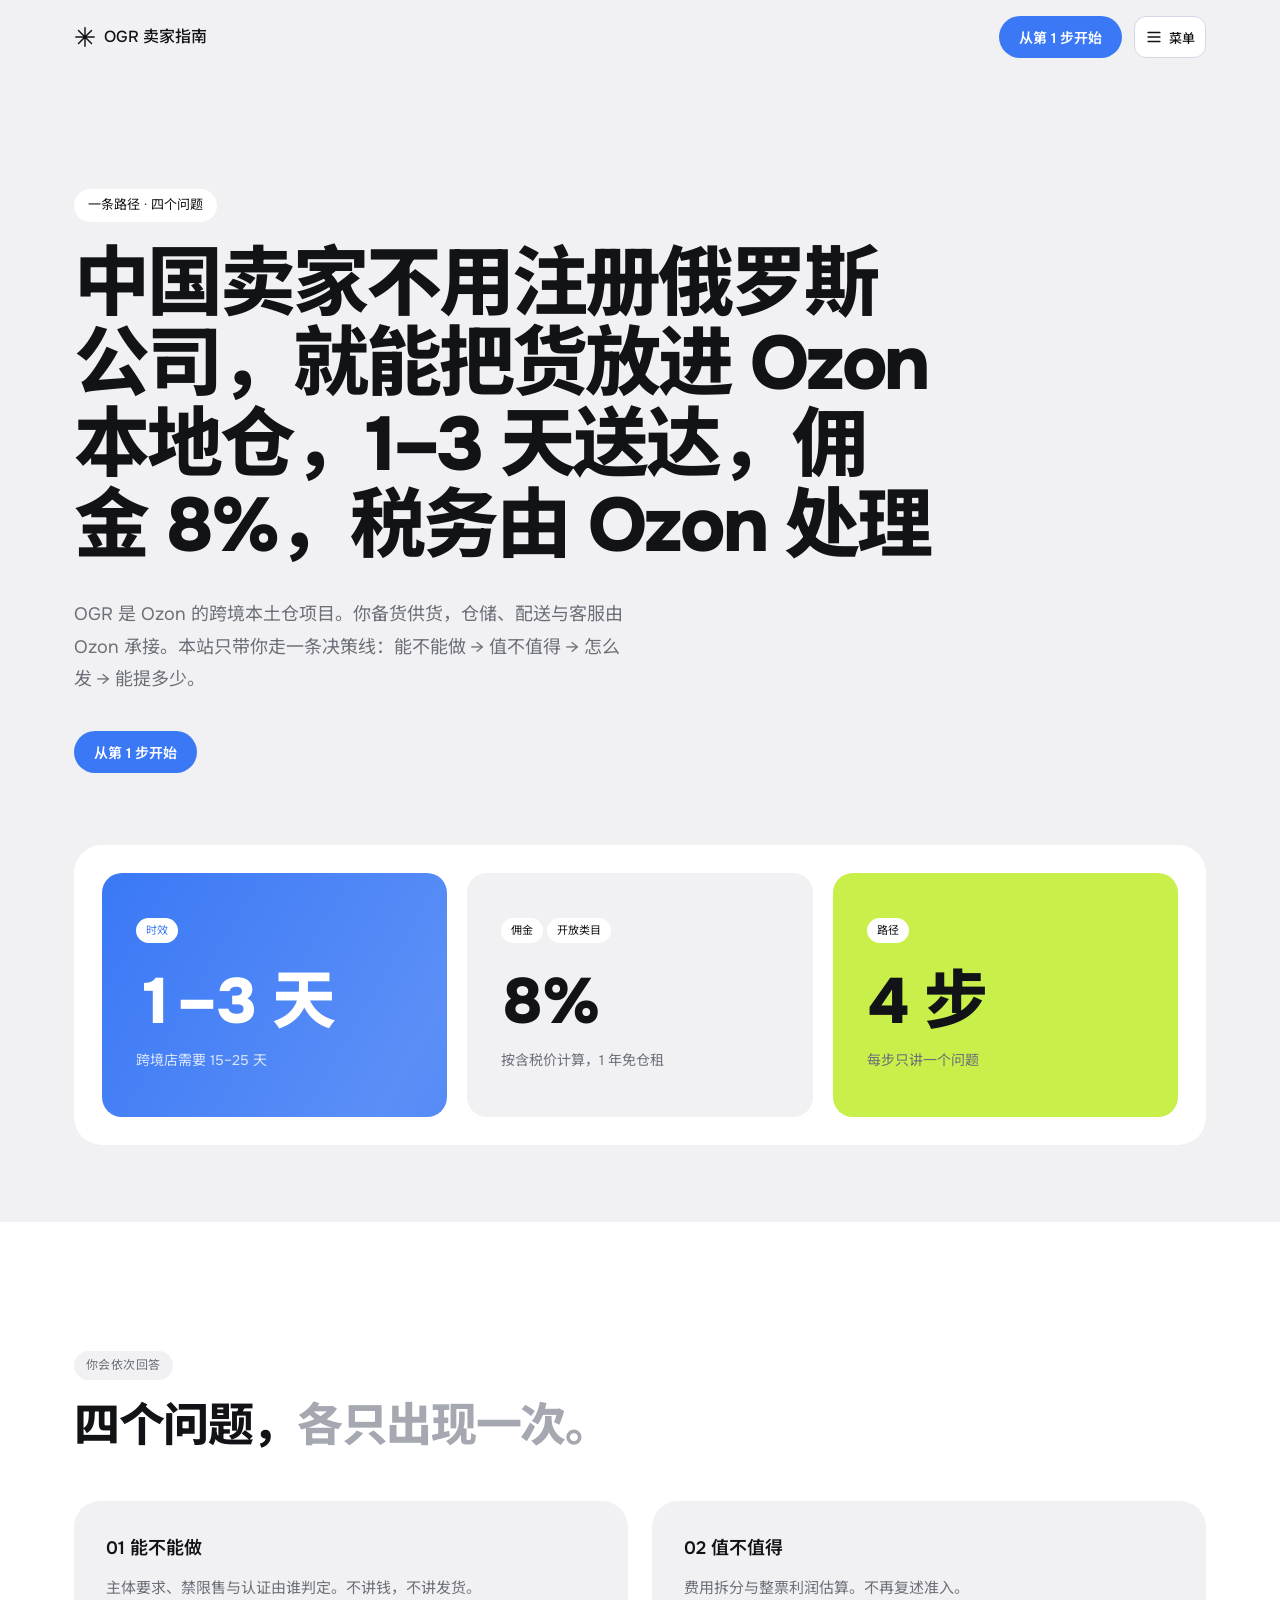
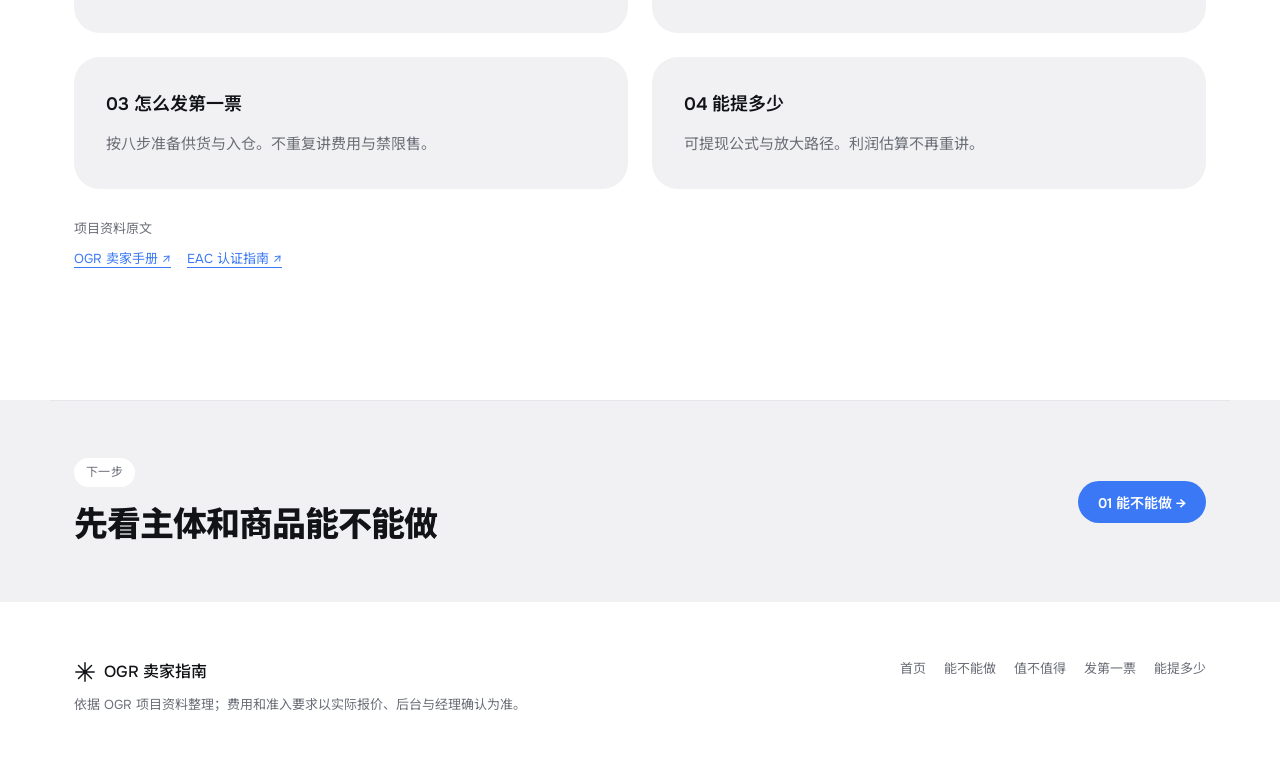
<file: index.html>
<!DOCTYPE html>
<html lang="zh-CN">
<meta charset="utf-8"/>
<meta content="width=device-width,initial-scale=1,viewport-fit=cover" name="viewport"/>
<title>OGR 卖家指南</title>
<link href="https://fonts.googleapis.com" rel="preconnect"/>
<link href="https://fonts.googleapis.com/css2?family=Instrument+Serif:ital@0;1&amp;family=Onest:wght@400;500;600;800&amp;family=Noto+Sans+SC:wght@400;500;700&amp;family=Noto+Serif+SC:wght@400;500&amp;display=swap" rel="stylesheet"/>
<link href="style.css" rel="stylesheet"/>
<link href="polish.css" rel="stylesheet"/>
<header class="site"><div class="in"><a class="brand" href="index.html"><svg fill="none" stroke="currentColor" stroke-linecap="round" stroke-width="1.6" viewBox="0 0 24 24"><path d="M12 2v20M2 12h20M4.9 4.9l14.2 14.2M19.1 4.9 4.9 19.1"></path></svg>OGR 卖家指南</a><nav class="menu"><a aria-current="page" href="index.html">首页</a><a href="step-1.html">01 能不能做</a><a href="step-2.html">02 值不值得</a><a href="step-3.html">03 发第一票</a><a href="step-4.html">04 能提多少</a></nav><a class="btn" href="step-1.html">从第 1 步开始</a><button aria-controls="site-navigation" aria-expanded="false" aria-label="打开或收起网站菜单" class="site-menu-toggle" type="button"><svg aria-hidden="true" fill="none" stroke="currentColor" stroke-linecap="round" stroke-width="1.7" viewBox="0 0 24 24"><path d="M4 6h16M4 12h16M4 18h16"></path></svg><span>菜单</span></button></div>
<div aria-label="网站导航" class="in mnav" hidden id="site-navigation" role="navigation"><a aria-current="page" href="index.html">首页</a><a href="step-1.html">01 能不能做</a><a href="step-2.html">02 值不值得</a><a href="step-3.html">03 发第一票</a><a href="step-4.html">04 能提多少</a></div></header>
<main>
<div class="in ihero">
<div class="badge">一条路径 · 四个问题</div>
<h1>中国卖家不用注册俄罗斯公司，就能把货放进 <b>Ozon 本地仓</b>，1–3 天送达，佣金 8%，税务由 Ozon 处理</h1>
<p>OGR 是 Ozon 的跨境本土仓项目。你备货供货，仓储、配送与客服由 Ozon 承接。本站只带你走一条决策线：能不能做 → 值不值得 → 怎么发 → 能提多少。</p>
<div class="cta"><a class="btn" href="step-1.html">从第 1 步开始</a></div>
<div class="mock">
<div class="m b"><span class="tag" style="color:var(--blue)">时效</span><div class="v num">1–3 天</div><p>跨境店需要 15–25 天</p></div>
<div class="m"><span class="tag">佣金</span><span class="tag">开放类目</span><div class="v num">8%</div><p>按含税价计算，1 年免仓租</p></div>
<div class="m l"><span class="tag">路径</span><div class="v num">4 步</div><p>每步只讲一个问题</p></div>
</div></div>
<section class="soft"><div class="in">
<div class="eyebrow">你会依次回答</div><h2 class="h2">四个问题，<span>各只出现一次。</span></h2>
<div class="grid g2" style="margin-top:28px">
<a class="card" href="step-1.html" style="text-decoration:none"><h3>01 能不能做</h3><p>主体要求、禁限售与认证由谁判定。不讲钱，不讲发货。</p></a>
<a class="card" href="step-2.html" style="text-decoration:none"><h3>02 值不值得</h3><p>费用拆分与整票利润估算。不再复述准入。</p></a>
<a class="card" href="step-3.html" style="text-decoration:none"><h3>03 怎么发第一票</h3><p>按八步准备供货与入仓。不重复讲费用与禁限售。</p></a>
<a class="card" href="step-4.html" style="text-decoration:none"><h3>04 能提多少</h3><p>可提现公式与放大路径。利润估算不再重讲。</p></a>
</div>
<p class="source-line"><span>项目资料原文</span><a href="https://mcnr4asdohn7.feishu.cn/wiki/GHFMwMTVVi674Xk6fSncdgdinuc" rel="noopener" target="_blank">OGR 卖家手册 ↗</a><a href="https://mcnr4asdohn7.feishu.cn/wiki/VZ6hwKx2fiRFkskrBdcchBUDnZn" rel="noopener" target="_blank">EAC 认证指南 ↗</a></p>
</div></section>
<div class="in next"><div><div class="eyebrow">下一步</div><div class="h2">先看主体和商品能不能做</div></div><a class="btn" href="step-1.html">01 能不能做 →</a></div>
</main>
<footer><div class="in"><div><a class="brand" href="index.html"><svg fill="none" stroke="currentColor" stroke-linecap="round" stroke-width="1.6" viewBox="0 0 24 24"><path d="M12 2v20M2 12h20M4.9 4.9l14.2 14.2M19.1 4.9 4.9 19.1"></path></svg>OGR 卖家指南</a><p style="margin:8px 0 0">依据 OGR 项目资料整理；费用和准入要求以实际报价、后台与经理确认为准。</p></div><nav><a href="index.html">首页</a><a href="step-1.html">能不能做</a><a href="step-2.html">值不值得</a><a href="step-3.html">发第一票</a><a href="step-4.html">能提多少</a></nav></div></footer>
<script defer src="site-nav.js"></script>
</html>
</file>
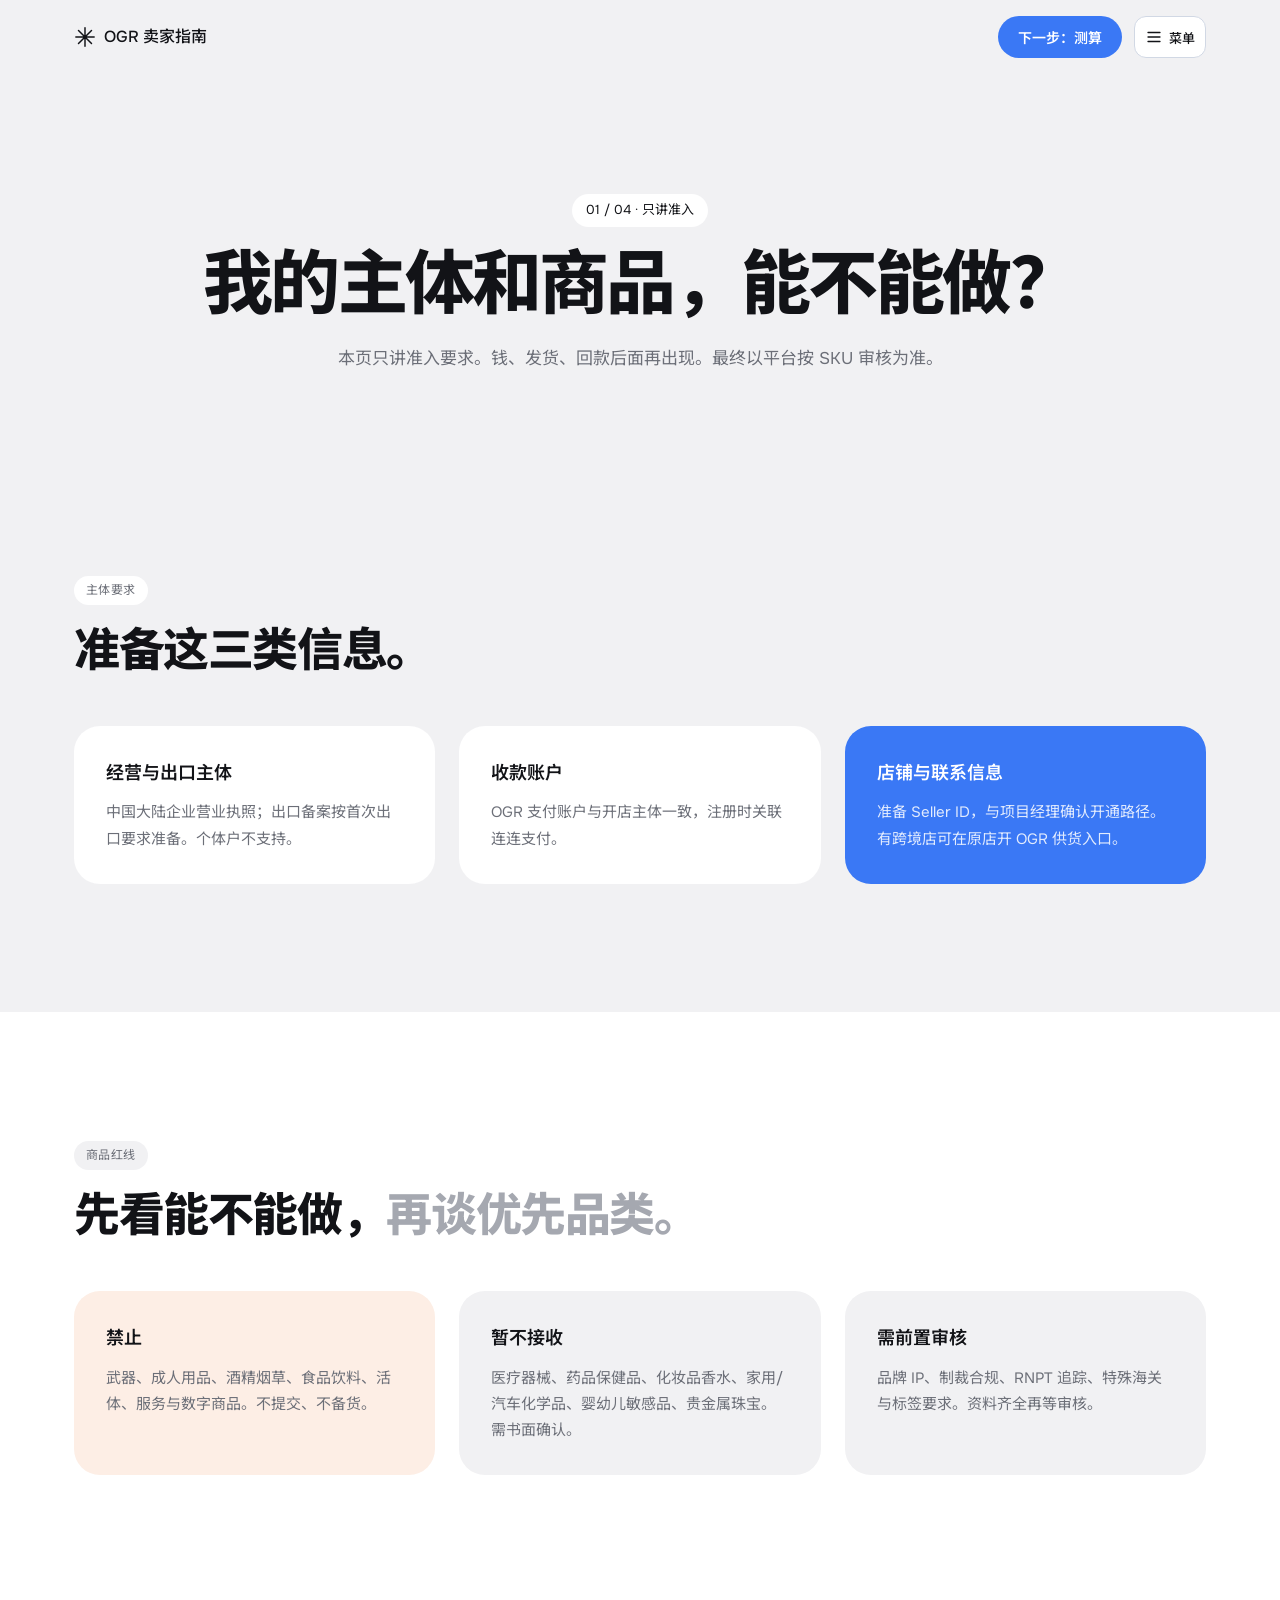
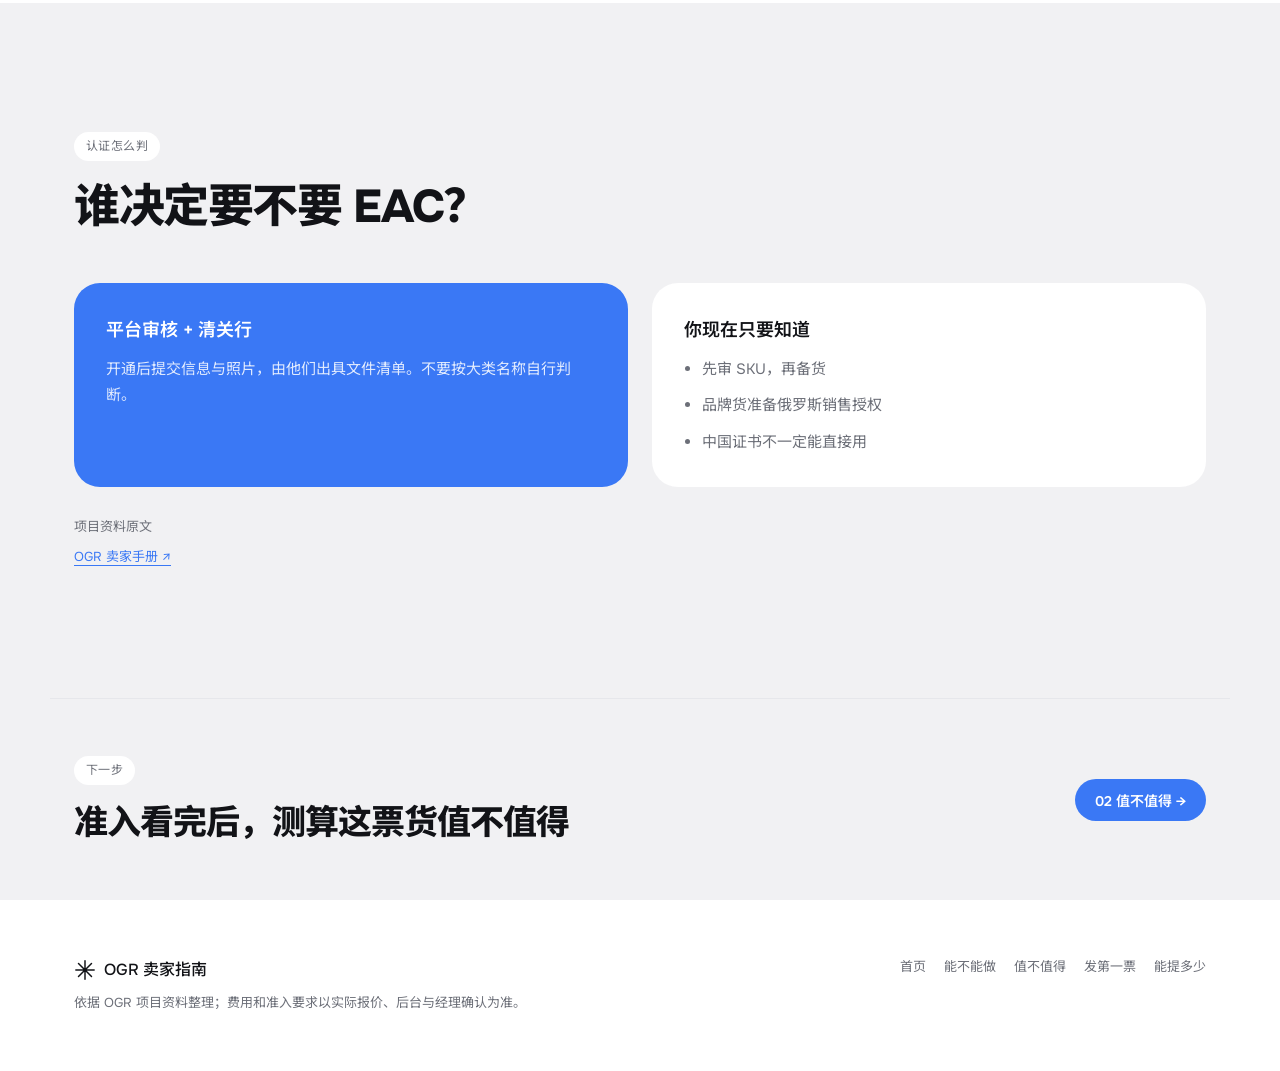
<file: step-1.html>
<!DOCTYPE html>
<html lang="zh-CN">
<meta charset="utf-8"/>
<meta content="width=device-width,initial-scale=1,viewport-fit=cover" name="viewport"/>
<title>OGR · 能不能做</title>
<link href="https://fonts.googleapis.com" rel="preconnect"/>
<link href="https://fonts.googleapis.com/css2?family=Instrument+Serif:ital@0;1&amp;family=Onest:wght@400;500;600;800&amp;family=Noto+Sans+SC:wght@400;500;700&amp;family=Noto+Serif+SC:wght@400;500&amp;display=swap" rel="stylesheet"/>
<link href="style.css" rel="stylesheet"/>
<link href="polish.css" rel="stylesheet"/>
<header class="site"><div class="in"><a class="brand" href="index.html"><svg fill="none" stroke="currentColor" stroke-linecap="round" stroke-width="1.6" viewBox="0 0 24 24"><path d="M12 2v20M2 12h20M4.9 4.9l14.2 14.2M19.1 4.9 4.9 19.1"></path></svg>OGR 卖家指南</a><nav class="menu"><a href="index.html">首页</a><a aria-current="page" href="step-1.html">01 能不能做</a><a href="step-2.html">02 值不值得</a><a href="step-3.html">03 发第一票</a><a href="step-4.html">04 能提多少</a></nav><a class="btn" href="step-2.html">下一步：测算</a><button aria-controls="site-navigation" aria-expanded="false" aria-label="打开或收起网站菜单" class="site-menu-toggle" type="button"><svg aria-hidden="true" fill="none" stroke="currentColor" stroke-linecap="round" stroke-width="1.7" viewBox="0 0 24 24"><path d="M4 6h16M4 12h16M4 18h16"></path></svg><span>菜单</span></button></div>
<div aria-label="网站导航" class="in mnav" hidden id="site-navigation" role="navigation"><a href="index.html">首页</a><a aria-current="page" href="step-1.html">01 能不能做</a><a href="step-2.html">02 值不值得</a><a href="step-3.html">03 发第一票</a><a href="step-4.html">04 能提多少</a></div></header>
<main class="guide-readable">
<div class="phead"><div class="arc" aria-hidden="true"></div><div class="in"><div class="badge">01 / 04 · 只讲准入</div><h1 class="serif">我的主体和商品，能不能做？</h1><p>本页只讲准入要求。钱、发货、回款后面再出现。最终以平台按 SKU 审核为准。</p></div></div>

<section><div class="in">
<div class="eyebrow">主体要求</div><h2 class="h2">准备这三类信息。</h2>
<div class="grid g3" style="margin-top:28px">
<div class="card"><h3>经营与出口主体</h3><p>中国大陆企业营业执照；出口备案按首次出口要求准备。个体户不支持。</p></div>
<div class="card"><h3>收款账户</h3><p>OGR 支付账户与开店主体一致，注册时关联连连支付。</p></div>
<div class="card panel-sky"><h3>店铺与联系信息</h3><p>准备 Seller ID，与项目经理确认开通路径。有跨境店可在原店开 OGR 供货入口。</p></div>
</div>
</div></section>

<section class="soft"><div class="in">
<div class="eyebrow">商品红线</div><h2 class="h2">先看能不能做，<span>再谈优先品类。</span></h2>
<div class="grid g3" style="margin-top:28px">
<div class="card" style="background:var(--warn-soft)"><h3>禁止</h3><p>武器、成人用品、酒精烟草、食品饮料、活体、服务与数字商品。不提交、不备货。</p></div>
<div class="card"><h3>暂不接收</h3><p>医疗器械、药品保健品、化妆品香水、家用/汽车化学品、婴幼儿敏感品、贵金属珠宝。需书面确认。</p></div>
<div class="card"><h3>需前置审核</h3><p>品牌 IP、制裁合规、RNPT 追踪、特殊海关与标签要求。资料齐全再等审核。</p></div>
</div>
</div></section>

<section><div class="in">
<div class="eyebrow">认证怎么判</div><h2 class="h2">谁决定要不要 EAC？</h2>
<div class="grid g2" style="margin-top:28px">
<div class="card panel-sky"><h3>平台审核 + 清关行</h3><p>开通后提交信息与照片，由他们出具文件清单。不要按大类名称自行判断。</p></div>
<div class="card"><h3>你现在只要知道</h3><ul class="clean"><li>先审 SKU，再备货</li><li>品牌货准备俄罗斯销售授权</li><li>中国证书不一定能直接用</li></ul></div>
</div>
<p class="source-line"><span>项目资料原文</span><a href="https://mcnr4asdohn7.feishu.cn/wiki/GHFMwMTVVi674Xk6fSncdgdinuc" rel="noopener" target="_blank">OGR 卖家手册 ↗</a></p>
</div></section>

<div class="in next"><div><div class="eyebrow">下一步</div><div class="h2">准入看完后，测算这票货值不值得</div></div><a class="btn" href="step-2.html">02 值不值得 →</a></div>
</main>
<footer><div class="in"><div><a class="brand" href="index.html"><svg fill="none" stroke="currentColor" stroke-linecap="round" stroke-width="1.6" viewBox="0 0 24 24"><path d="M12 2v20M2 12h20M4.9 4.9l14.2 14.2M19.1 4.9 4.9 19.1"></path></svg>OGR 卖家指南</a><p style="margin:8px 0 0">依据 OGR 项目资料整理；费用和准入要求以实际报价、后台与经理确认为准。</p></div><nav><a href="index.html">首页</a><a href="step-1.html">能不能做</a><a href="step-2.html">值不值得</a><a href="step-3.html">发第一票</a><a href="step-4.html">能提多少</a></nav></div></footer>
<script defer src="site-nav.js"></script>
</html>
</file>
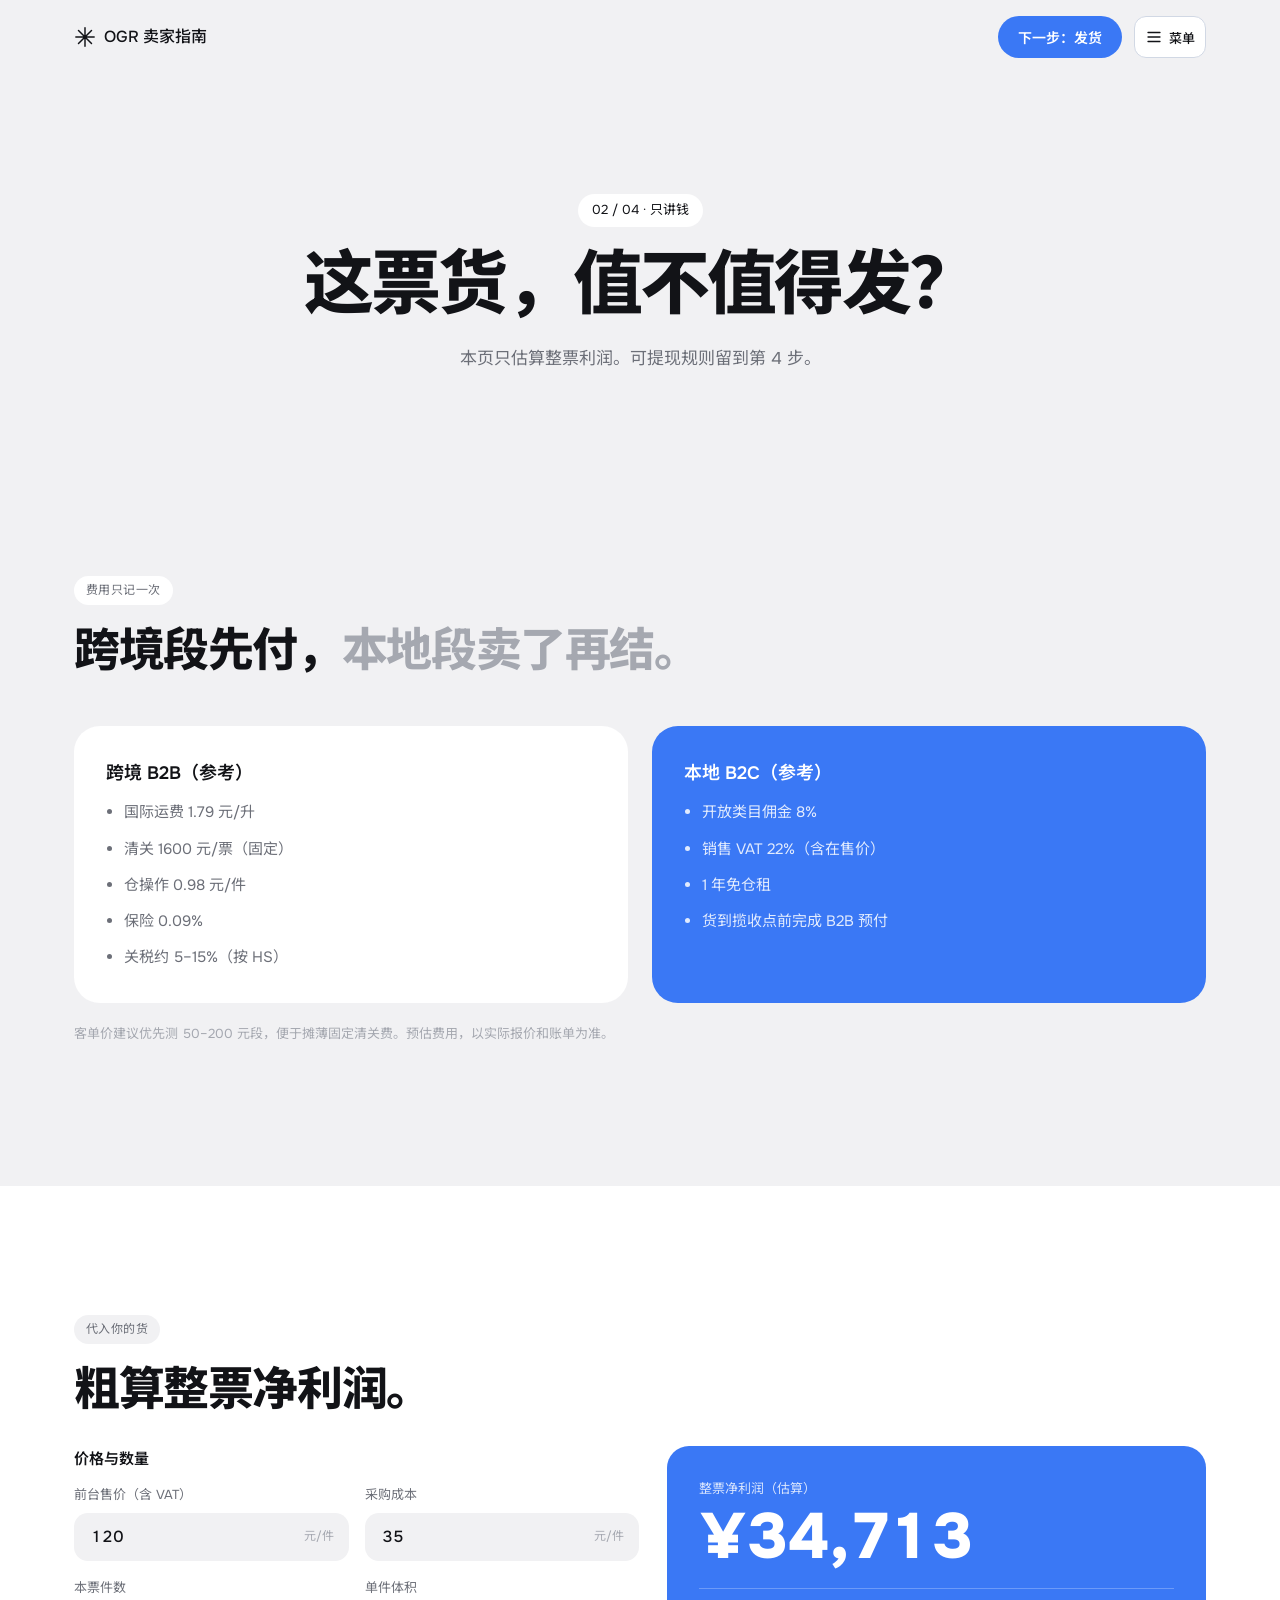
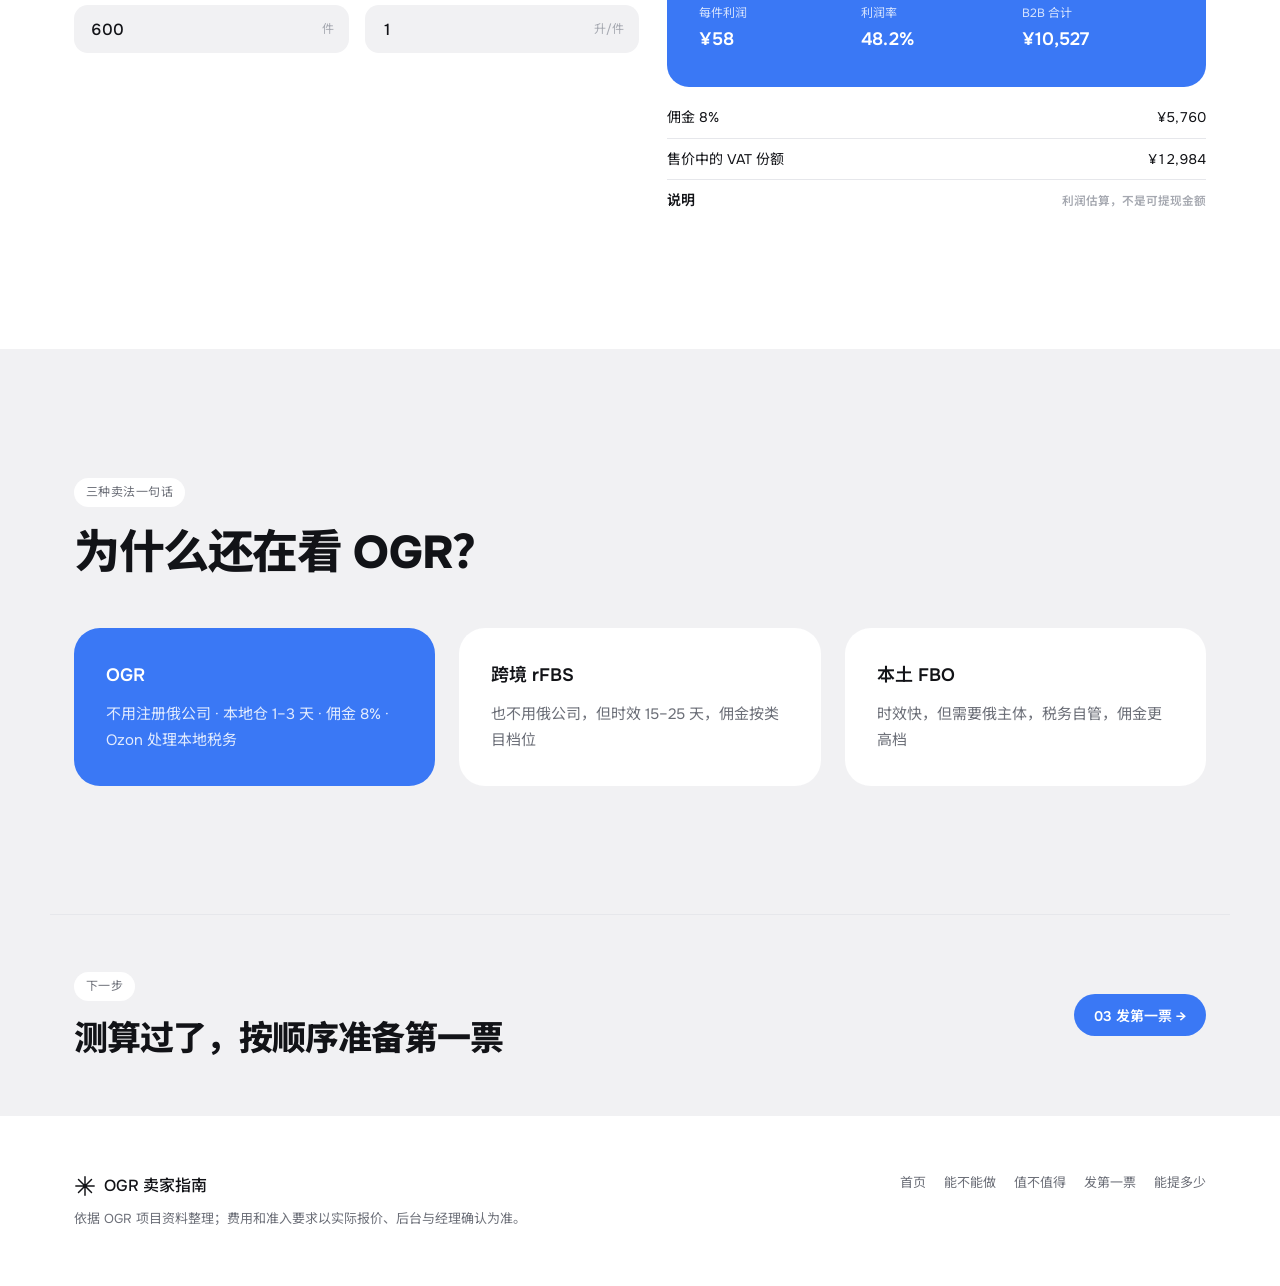
<file: step-2.html>
<!DOCTYPE html>
<html lang="zh-CN">
<meta charset="utf-8"/>
<meta content="width=device-width,initial-scale=1,viewport-fit=cover" name="viewport"/>
<title>OGR · 值不值得</title>
<link href="https://fonts.googleapis.com" rel="preconnect"/>
<link href="https://fonts.googleapis.com/css2?family=Instrument+Serif:ital@0;1&amp;family=Onest:wght@400;500;600;800&amp;family=Noto+Sans+SC:wght@400;500;700&amp;family=Noto+Serif+SC:wght@400;500&amp;display=swap" rel="stylesheet"/>
<link href="style.css" rel="stylesheet"/>
<link href="polish.css" rel="stylesheet"/>
<header class="site"><div class="in"><a class="brand" href="index.html"><svg fill="none" stroke="currentColor" stroke-linecap="round" stroke-width="1.6" viewBox="0 0 24 24"><path d="M12 2v20M2 12h20M4.9 4.9l14.2 14.2M19.1 4.9 4.9 19.1"></path></svg>OGR 卖家指南</a><nav class="menu"><a href="index.html">首页</a><a href="step-1.html">01 能不能做</a><a aria-current="page" href="step-2.html">02 值不值得</a><a href="step-3.html">03 发第一票</a><a href="step-4.html">04 能提多少</a></nav><a class="btn" href="step-3.html">下一步：发货</a><button aria-controls="site-navigation" aria-expanded="false" aria-label="打开或收起网站菜单" class="site-menu-toggle" type="button"><svg aria-hidden="true" fill="none" stroke="currentColor" stroke-linecap="round" stroke-width="1.7" viewBox="0 0 24 24"><path d="M4 6h16M4 12h16M4 18h16"></path></svg><span>菜单</span></button></div>
<div aria-label="网站导航" class="in mnav" hidden id="site-navigation" role="navigation"><a href="index.html">首页</a><a href="step-1.html">01 能不能做</a><a aria-current="page" href="step-2.html">02 值不值得</a><a href="step-3.html">03 发第一票</a><a href="step-4.html">04 能提多少</a></div></header>
<main class="guide-readable">
<div class="phead"><div class="arc" aria-hidden="true"></div><div class="in"><div class="badge">02 / 04 · 只讲钱</div><h1 class="serif">这票货，值不值得发？</h1><p>本页只估算整票利润。可提现规则留到第 4 步。</p></div></div>

<section><div class="in">
<div class="eyebrow">费用只记一次</div><h2 class="h2">跨境段先付，<span>本地段卖了再结。</span></h2>
<div class="grid g2" style="margin-top:28px">
<div class="card"><h3>跨境 B2B（参考）</h3><ul class="clean"><li>国际运费 1.79 元/升</li><li>清关 1600 元/票（固定）</li><li>仓操作 0.98 元/件</li><li>保险 0.09%</li><li>关税约 5–15%（按 HS）</li></ul></div>
<div class="card panel-sky"><h3>本地 B2C（参考）</h3><ul class="clean"><li>开放类目佣金 8%</li><li>销售 VAT 22%（含在售价）</li><li>1 年免仓租</li><li>货到揽收点前完成 B2B 预付</li></ul></div>
</div>
<p style="margin-top:14px;font-size:13px;color:var(--faint)">客单价建议优先测 50–200 元段，便于摊薄固定清关费。预估费用，以实际报价和账单为准。</p>
</div></section>

<section class="soft" id="calculator-part-1"><div class="in">
<div class="eyebrow">代入你的货</div><h2 class="h2">粗算整票净利润。</h2>
<div class="calc" style="margin-top:28px">
<div class="form">
<div class="blk"><h3>价格与数量</h3>
<div class="fields">
<label class="f" for="price">前台售价（含 VAT）<div class="ipt"><input id="price" type="number" min="0" step="any" value="120"/><span>元/件</span></div></label>
<label class="f" for="cost">采购成本<div class="ipt"><input id="cost" type="number" min="0" step="any" value="35"/><span>元/件</span></div></label>
<label class="f" for="qty">本票件数<div class="ipt"><input id="qty" type="number" min="1" step="1" value="600"/><span>件</span></div></label>
<label class="f" for="liters">单件体积<div class="ipt"><input id="liters" type="number" min="0" step="any" value="1"/><span>升/件</span></div></label>
</div></div>
</div>
<div class="res">
<div class="head">
<div class="k">整票净利润（估算）</div>
<div class="big num" id="out-profit">—</div>
<div class="row">
<div><small>每件利润</small><b id="out-unit">—</b></div>
<div><small>利润率</small><b id="out-margin">—</b></div>
<div><small>B2B 合计</small><b id="out-b2b">—</b></div>
</div>
</div>
<table class="fee">
<tr><td>佣金 8%</td><td id="out-commission">—</td></tr>
<tr><td>售价中的 VAT 份额</td><td id="out-vat">—</td></tr>
<tr class="t"><td>说明</td><td><small>利润估算，不是可提现金额</small></td></tr>
</table>
</div>
</div>
</div></section>

<section><div class="in">
<div class="eyebrow">三种卖法一句话</div><h2 class="h2">为什么还在看 OGR？</h2>
<div class="grid g3" style="margin-top:28px">
<div class="card panel-sky"><h3>OGR</h3><p>不用注册俄公司 · 本地仓 1–3 天 · 佣金 8% · Ozon 处理本地税务</p></div>
<div class="card"><h3>跨境 rFBS</h3><p>也不用俄公司，但时效 15–25 天，佣金按类目档位</p></div>
<div class="card"><h3>本土 FBO</h3><p>时效快，但需要俄主体，税务自管，佣金更高档</p></div>
</div>
</div></section>

<div class="in next"><div><div class="eyebrow">下一步</div><div class="h2">测算过了，按顺序准备第一票</div></div><a class="btn" href="step-3.html">03 发第一票 →</a></div>
</main>
<footer><div class="in"><div><a class="brand" href="index.html"><svg fill="none" stroke="currentColor" stroke-linecap="round" stroke-width="1.6" viewBox="0 0 24 24"><path d="M12 2v20M2 12h20M4.9 4.9l14.2 14.2M19.1 4.9 4.9 19.1"></path></svg>OGR 卖家指南</a><p style="margin:8px 0 0">依据 OGR 项目资料整理；费用和准入要求以实际报价、后台与经理确认为准。</p></div><nav><a href="index.html">首页</a><a href="step-1.html">能不能做</a><a href="step-2.html">值不值得</a><a href="step-3.html">发第一票</a><a href="step-4.html">能提多少</a></nav></div></footer>
<script defer src="app.js"></script>
<script defer src="site-nav.js"></script>
</html>
</file>
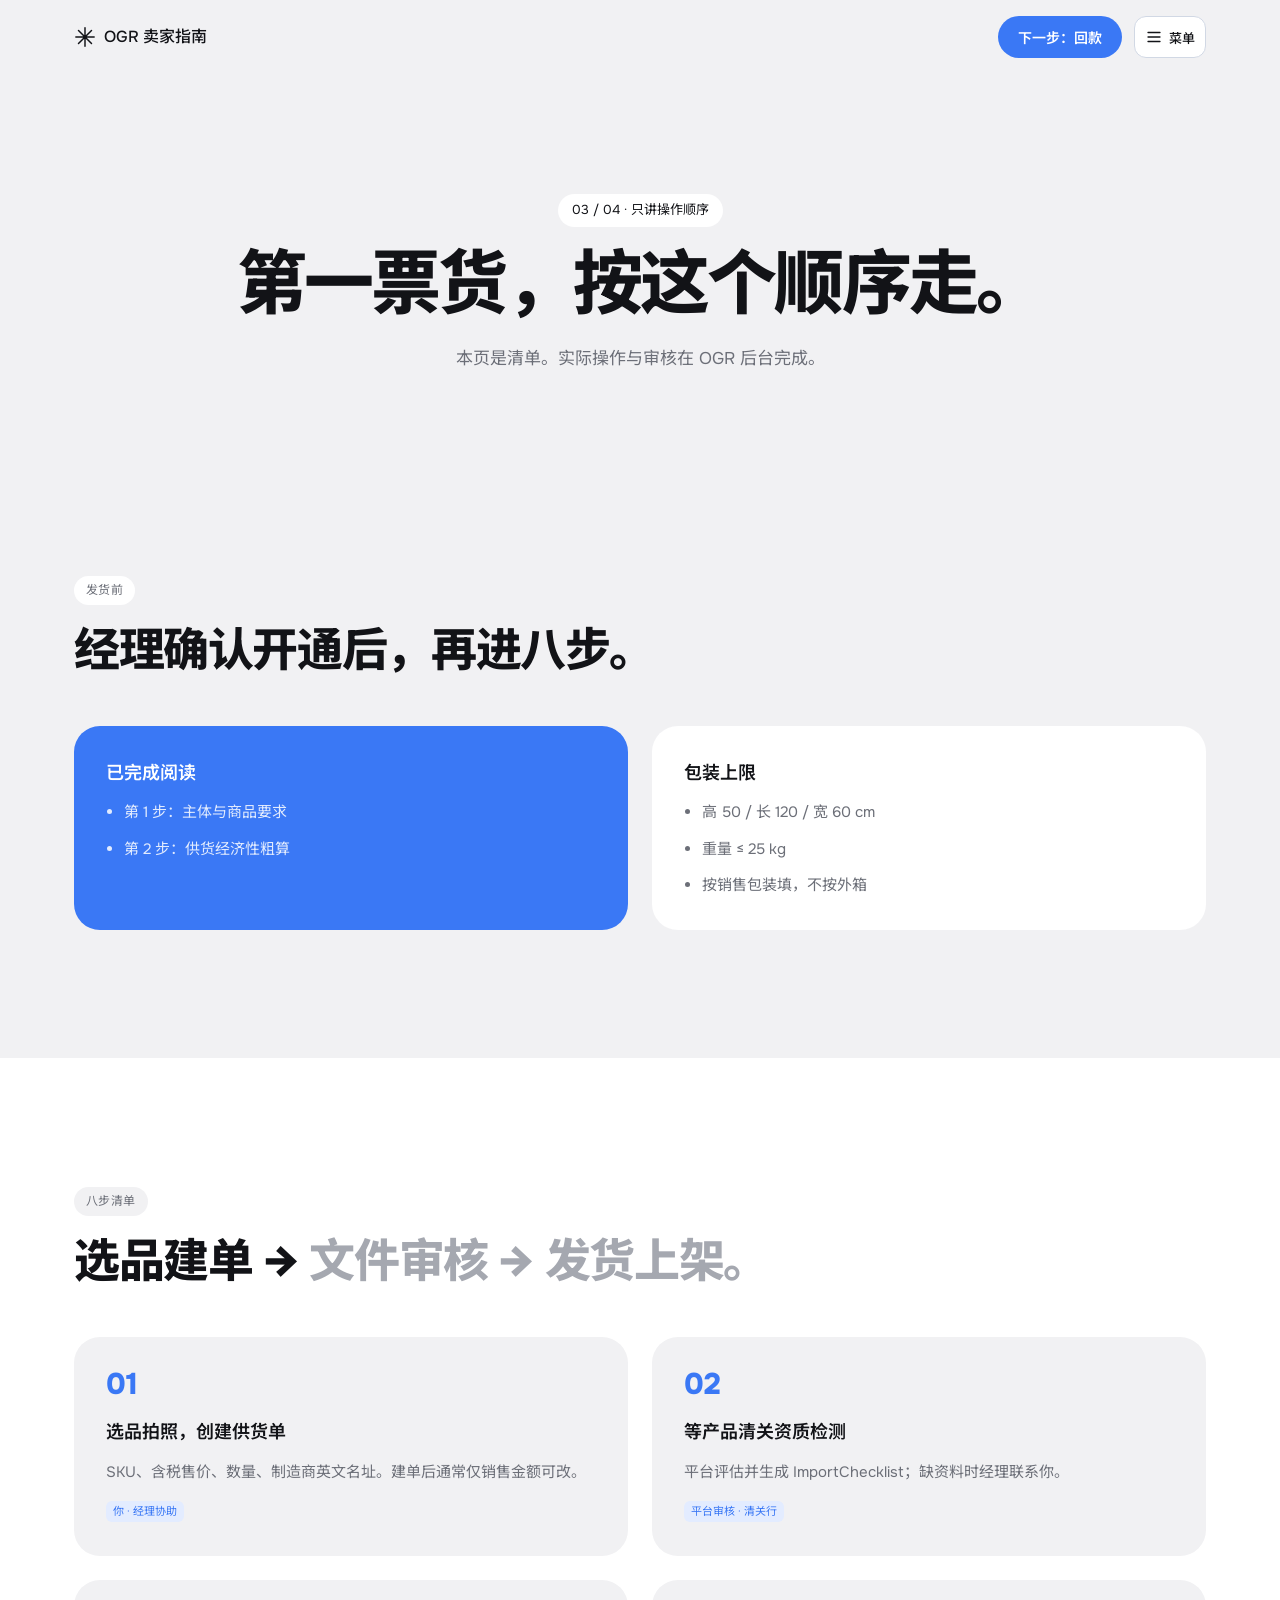
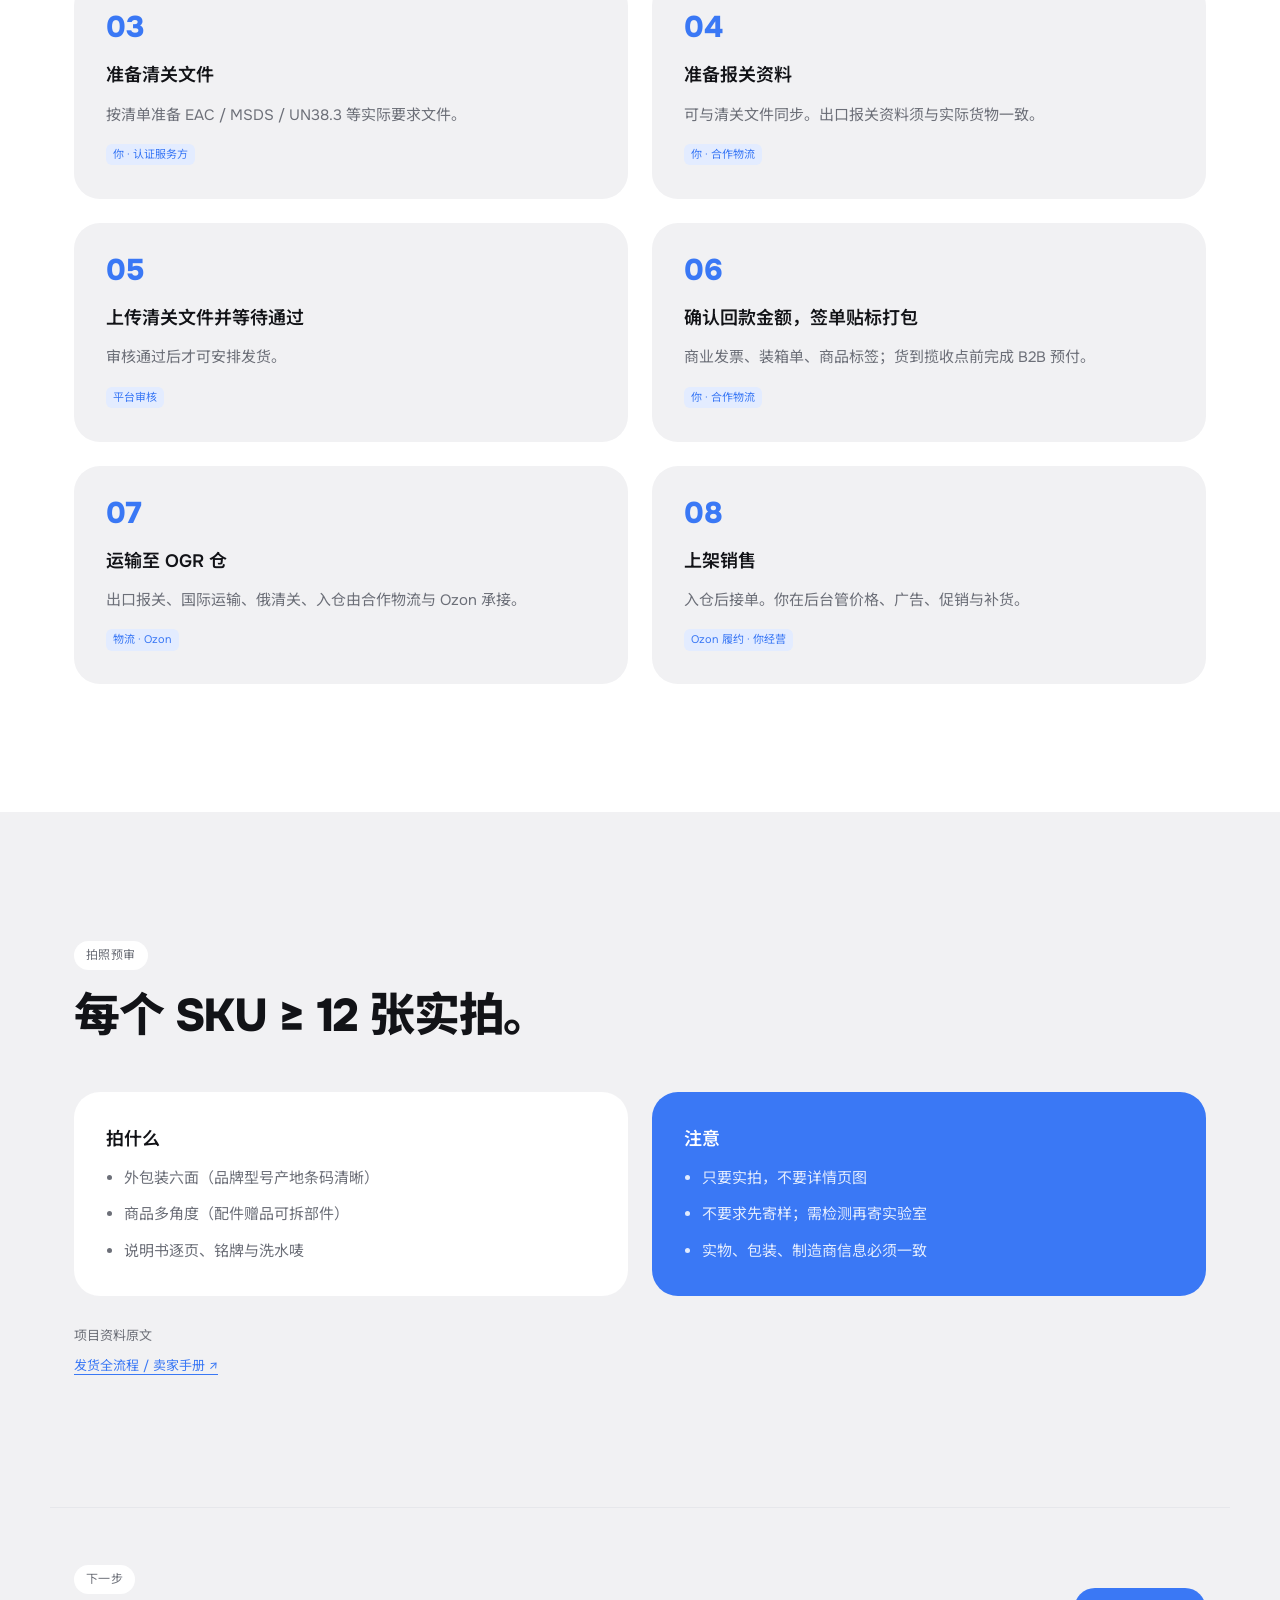
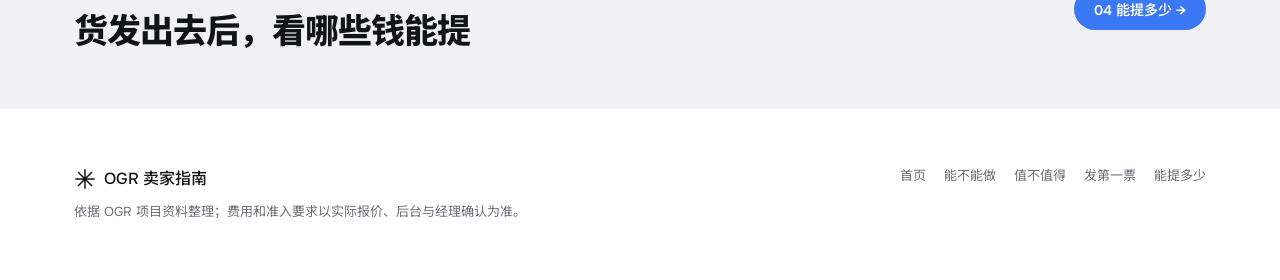
<file: step-3.html>
<!DOCTYPE html>
<html lang="zh-CN">
<meta charset="utf-8"/>
<meta content="width=device-width,initial-scale=1,viewport-fit=cover" name="viewport"/>
<title>OGR · 发第一票</title>
<link href="https://fonts.googleapis.com" rel="preconnect"/>
<link href="https://fonts.googleapis.com/css2?family=Instrument+Serif:ital@0;1&amp;family=Onest:wght@400;500;600;800&amp;family=Noto+Sans+SC:wght@400;500;700&amp;family=Noto+Serif+SC:wght@400;500&amp;display=swap" rel="stylesheet"/>
<link href="style.css" rel="stylesheet"/>
<link href="polish.css" rel="stylesheet"/>
<header class="site"><div class="in"><a class="brand" href="index.html"><svg fill="none" stroke="currentColor" stroke-linecap="round" stroke-width="1.6" viewBox="0 0 24 24"><path d="M12 2v20M2 12h20M4.9 4.9l14.2 14.2M19.1 4.9 4.9 19.1"></path></svg>OGR 卖家指南</a><nav class="menu"><a href="index.html">首页</a><a href="step-1.html">01 能不能做</a><a href="step-2.html">02 值不值得</a><a aria-current="page" href="step-3.html">03 发第一票</a><a href="step-4.html">04 能提多少</a></nav><a class="btn" href="step-4.html">下一步：回款</a><button aria-controls="site-navigation" aria-expanded="false" aria-label="打开或收起网站菜单" class="site-menu-toggle" type="button"><svg aria-hidden="true" fill="none" stroke="currentColor" stroke-linecap="round" stroke-width="1.7" viewBox="0 0 24 24"><path d="M4 6h16M4 12h16M4 18h16"></path></svg><span>菜单</span></button></div>
<div aria-label="网站导航" class="in mnav" hidden id="site-navigation" role="navigation"><a href="index.html">首页</a><a href="step-1.html">01 能不能做</a><a href="step-2.html">02 值不值得</a><a aria-current="page" href="step-3.html">03 发第一票</a><a href="step-4.html">04 能提多少</a></div></header>
<main class="guide-readable">
<div class="phead"><div class="arc" aria-hidden="true"></div><div class="in"><div class="badge">03 / 04 · 只讲操作顺序</div><h1 class="serif">第一票货，按这个顺序走。</h1><p>本页是清单。实际操作与审核在 OGR 后台完成。</p></div></div>

<section><div class="in">
<div class="eyebrow">发货前</div><h2 class="h2">经理确认开通后，再进八步。</h2>
<div class="grid g2" style="margin-top:28px">
<div class="card panel-sky"><h3>已完成阅读</h3><ul class="clean"><li>第 1 步：主体与商品要求</li><li>第 2 步：供货经济性粗算</li></ul></div>
<div class="card"><h3>包装上限</h3><ul class="clean"><li>高 50 / 长 120 / 宽 60 cm</li><li>重量 ≤ 25 kg</li><li>按销售包装填，不按外箱</li></ul></div>
</div>
</div></section>

<section class="soft"><div class="in">
<div class="eyebrow">八步清单</div><h2 class="h2">选品建单 → <span>文件审核 → 发货上架。</span></h2>
<div class="grid g2" style="margin-top:28px">
<div class="card step"><div class="n">01</div><h3 style="margin-top:12px">选品拍照，创建供货单</h3><p>SKU、含税售价、数量、制造商英文名址。建单后通常仅销售金额可改。</p><span class="tag">你 · 经理协助</span></div>
<div class="card step"><div class="n">02</div><h3 style="margin-top:12px">等产品清关资质检测</h3><p>平台评估并生成 ImportChecklist；缺资料时经理联系你。</p><span class="tag">平台审核 · 清关行</span></div>
<div class="card step"><div class="n">03</div><h3 style="margin-top:12px">准备清关文件</h3><p>按清单准备 EAC / MSDS / UN38.3 等实际要求文件。</p><span class="tag">你 · 认证服务方</span></div>
<div class="card step"><div class="n">04</div><h3 style="margin-top:12px">准备报关资料</h3><p>可与清关文件同步。出口报关资料须与实际货物一致。</p><span class="tag">你 · 合作物流</span></div>
<div class="card step"><div class="n">05</div><h3 style="margin-top:12px">上传清关文件并等待通过</h3><p>审核通过后才可安排发货。</p><span class="tag">平台审核</span></div>
<div class="card step"><div class="n">06</div><h3 style="margin-top:12px">确认回款金额，签单贴标打包</h3><p>商业发票、装箱单、商品标签；货到揽收点前完成 B2B 预付。</p><span class="tag">你 · 合作物流</span></div>
<div class="card step"><div class="n">07</div><h3 style="margin-top:12px">运输至 OGR 仓</h3><p>出口报关、国际运输、俄清关、入仓由合作物流与 Ozon 承接。</p><span class="tag">物流 · Ozon</span></div>
<div class="card step"><div class="n">08</div><h3 style="margin-top:12px">上架销售</h3><p>入仓后接单。你在后台管价格、广告、促销与补货。</p><span class="tag">Ozon 履约 · 你经营</span></div>
</div>
</div></section>

<section><div class="in">
<div class="eyebrow">拍照预审</div><h2 class="h2">每个 SKU ≥ 12 张实拍。</h2>
<div class="grid g2" style="margin-top:28px">
<div class="card"><h3>拍什么</h3><ul class="clean"><li>外包装六面（品牌型号产地条码清晰）</li><li>商品多角度（配件赠品可拆部件）</li><li>说明书逐页、铭牌与洗水唛</li></ul></div>
<div class="card panel-sky"><h3>注意</h3><ul class="clean"><li>只要实拍，不要详情页图</li><li>不要求先寄样；需检测再寄实验室</li><li>实物、包装、制造商信息必须一致</li></ul></div>
</div>
<p class="source-line"><span>项目资料原文</span><a href="https://mcnr4asdohn7.feishu.cn/wiki/GHFMwMTVVi674Xk6fSncdgdinuc" rel="noopener" target="_blank">发货全流程 / 卖家手册 ↗</a></p>
</div></section>

<div class="in next"><div><div class="eyebrow">下一步</div><div class="h2">货发出去后，看哪些钱能提</div></div><a class="btn" href="step-4.html">04 能提多少 →</a></div>
</main>
<footer><div class="in"><div><a class="brand" href="index.html"><svg fill="none" stroke="currentColor" stroke-linecap="round" stroke-width="1.6" viewBox="0 0 24 24"><path d="M12 2v20M2 12h20M4.9 4.9l14.2 14.2M19.1 4.9 4.9 19.1"></path></svg>OGR 卖家指南</a><p style="margin:8px 0 0">依据 OGR 项目资料整理；费用和准入要求以实际报价、后台与经理确认为准。</p></div><nav><a href="index.html">首页</a><a href="step-1.html">能不能做</a><a href="step-2.html">值不值得</a><a href="step-3.html">发第一票</a><a href="step-4.html">能提多少</a></nav></div></footer>
<script defer src="site-nav.js"></script>
</html>
</file>
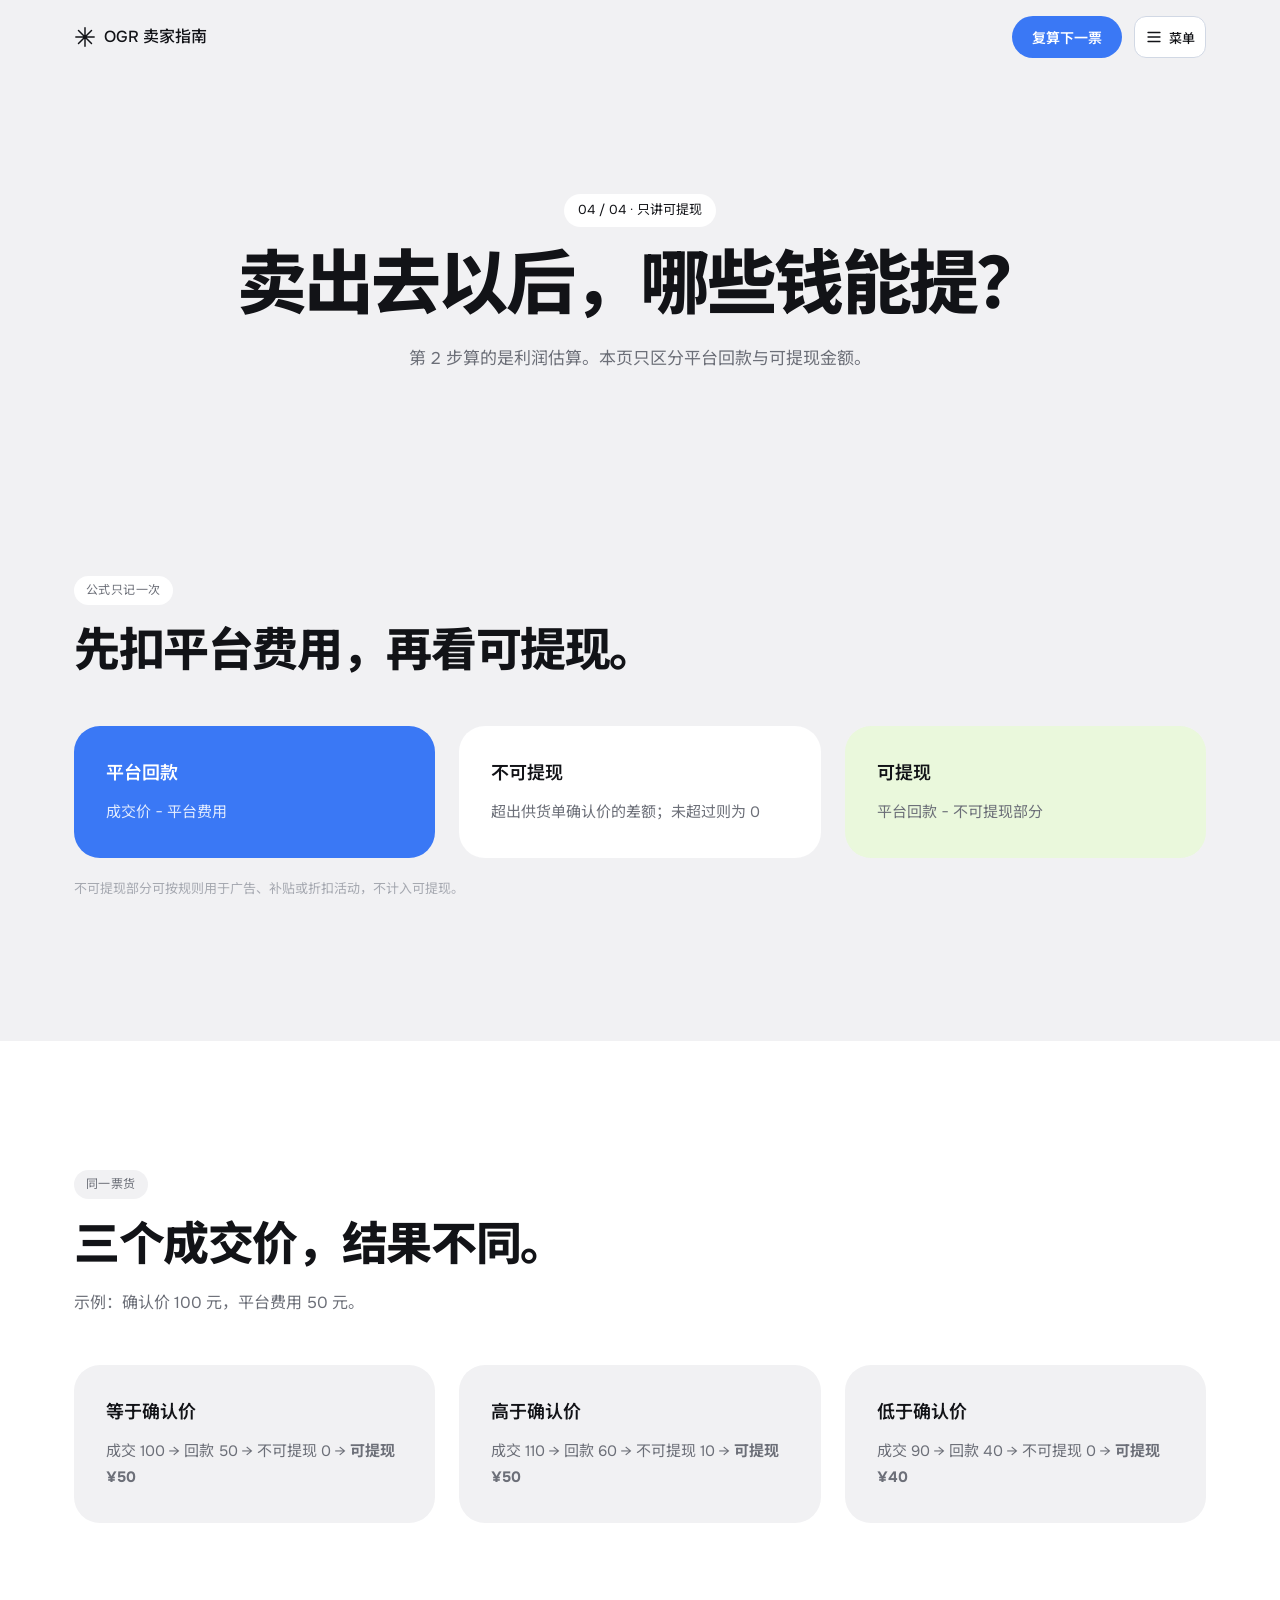
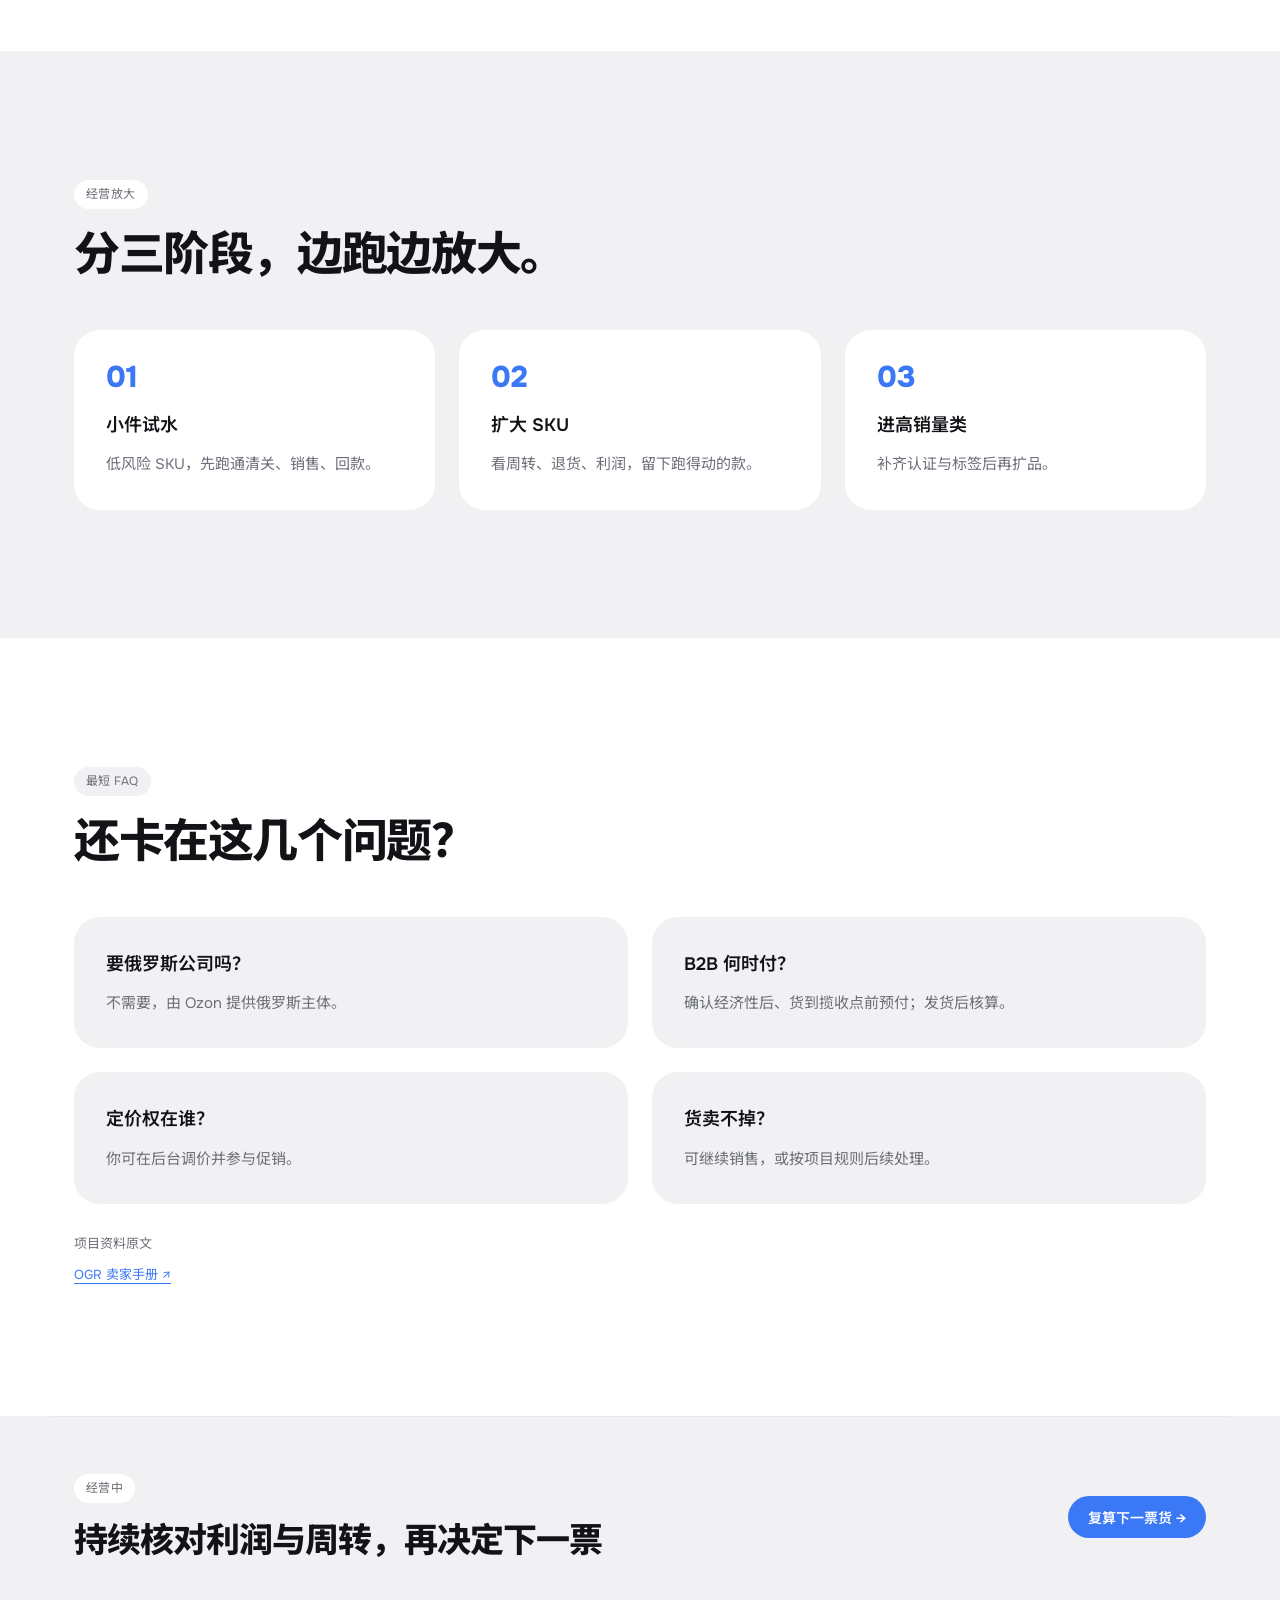
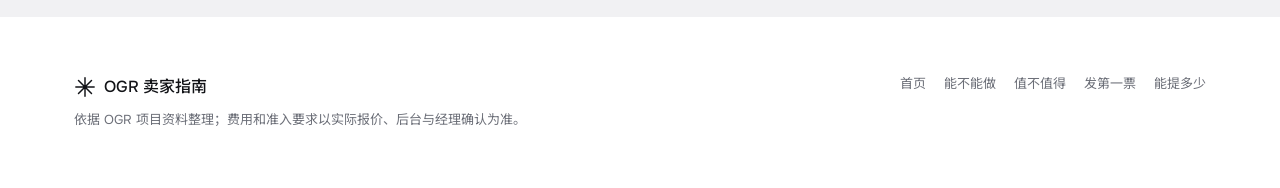
<file: step-4.html>
<!DOCTYPE html>
<html lang="zh-CN">
<meta charset="utf-8"/>
<meta content="width=device-width,initial-scale=1,viewport-fit=cover" name="viewport"/>
<title>OGR · 能提多少</title>
<link href="https://fonts.googleapis.com" rel="preconnect"/>
<link href="https://fonts.googleapis.com/css2?family=Instrument+Serif:ital@0;1&amp;family=Onest:wght@400;500;600;800&amp;family=Noto+Sans+SC:wght@400;500;700&amp;family=Noto+Serif+SC:wght@400;500&amp;display=swap" rel="stylesheet"/>
<link href="style.css" rel="stylesheet"/>
<link href="polish.css" rel="stylesheet"/>
<header class="site"><div class="in"><a class="brand" href="index.html"><svg fill="none" stroke="currentColor" stroke-linecap="round" stroke-width="1.6" viewBox="0 0 24 24"><path d="M12 2v20M2 12h20M4.9 4.9l14.2 14.2M19.1 4.9 4.9 19.1"></path></svg>OGR 卖家指南</a><nav class="menu"><a href="index.html">首页</a><a href="step-1.html">01 能不能做</a><a href="step-2.html">02 值不值得</a><a href="step-3.html">03 发第一票</a><a aria-current="page" href="step-4.html">04 能提多少</a></nav><a class="btn" href="step-2.html">复算下一票</a><button aria-controls="site-navigation" aria-expanded="false" aria-label="打开或收起网站菜单" class="site-menu-toggle" type="button"><svg aria-hidden="true" fill="none" stroke="currentColor" stroke-linecap="round" stroke-width="1.7" viewBox="0 0 24 24"><path d="M4 6h16M4 12h16M4 18h16"></path></svg><span>菜单</span></button></div>
<div aria-label="网站导航" class="in mnav" hidden id="site-navigation" role="navigation"><a href="index.html">首页</a><a href="step-1.html">01 能不能做</a><a href="step-2.html">02 值不值得</a><a href="step-3.html">03 发第一票</a><a aria-current="page" href="step-4.html">04 能提多少</a></div></header>
<main class="guide-readable">
<div class="phead"><div class="arc" aria-hidden="true"></div><div class="in"><div class="badge">04 / 04 · 只讲可提现</div><h1 class="serif">卖出去以后，哪些钱能提？</h1><p>第 2 步算的是利润估算。本页只区分平台回款与可提现金额。</p></div></div>

<section><div class="in">
<div class="eyebrow">公式只记一次</div><h2 class="h2">先扣平台费用，再看可提现。</h2>
<div class="grid g3" style="margin-top:28px">
<div class="card panel-sky"><h3>平台回款</h3><p>成交价 − 平台费用</p></div>
<div class="card"><h3>不可提现</h3><p>超出供货单确认价的差额；未超过则为 0</p></div>
<div class="card" style="background:var(--leaf-soft)"><h3>可提现</h3><p>平台回款 − 不可提现部分</p></div>
</div>
<p style="margin-top:14px;font-size:13px;color:var(--faint)">不可提现部分可按规则用于广告、补贴或折扣活动，不计入可提现。</p>
</div></section>

<section class="soft"><div class="in">
<div class="eyebrow">同一票货</div><h2 class="h2">三个成交价，结果不同。</h2>
<p style="color:var(--muted)">示例：确认价 100 元，平台费用 50 元。</p>
<div class="grid g3" style="margin-top:28px">
<div class="card"><h3>等于确认价</h3><p>成交 100 → 回款 50 → 不可提现 0 → <b>可提现 ¥50</b></p></div>
<div class="card"><h3>高于确认价</h3><p>成交 110 → 回款 60 → 不可提现 10 → <b>可提现 ¥50</b></p></div>
<div class="card"><h3>低于确认价</h3><p>成交 90 → 回款 40 → 不可提现 0 → <b>可提现 ¥40</b></p></div>
</div>
</div></section>

<section><div class="in">
<div class="eyebrow">经营放大</div><h2 class="h2">分三阶段，边跑边放大。</h2>
<div class="grid g3" style="margin-top:28px">
<div class="card step"><div class="n">01</div><h3 style="margin-top:12px">小件试水</h3><p>低风险 SKU，先跑通清关、销售、回款。</p></div>
<div class="card step"><div class="n">02</div><h3 style="margin-top:12px">扩大 SKU</h3><p>看周转、退货、利润，留下跑得动的款。</p></div>
<div class="card step"><div class="n">03</div><h3 style="margin-top:12px">进高销量类</h3><p>补齐认证与标签后再扩品。</p></div>
</div>
</div></section>

<section class="soft"><div class="in">
<div class="eyebrow">最短 FAQ</div><h2 class="h2">还卡在这几个问题？</h2>
<div class="grid g2" style="margin-top:28px">
<div class="card"><h3>要俄罗斯公司吗？</h3><p>不需要，由 Ozon 提供俄罗斯主体。</p></div>
<div class="card"><h3>B2B 何时付？</h3><p>确认经济性后、货到揽收点前预付；发货后核算。</p></div>
<div class="card"><h3>定价权在谁？</h3><p>你可在后台调价并参与促销。</p></div>
<div class="card"><h3>货卖不掉？</h3><p>可继续销售，或按项目规则后续处理。</p></div>
</div>
<p class="source-line"><span>项目资料原文</span><a href="https://mcnr4asdohn7.feishu.cn/wiki/GHFMwMTVVi674Xk6fSncdgdinuc" rel="noopener" target="_blank">OGR 卖家手册 ↗</a></p>
</div></section>

<div class="in next"><div><div class="eyebrow">经营中</div><div class="h2">持续核对利润与周转，再决定下一票</div></div><a class="btn" href="step-2.html">复算下一票货 →</a></div>
</main>
<footer><div class="in"><div><a class="brand" href="index.html"><svg fill="none" stroke="currentColor" stroke-linecap="round" stroke-width="1.6" viewBox="0 0 24 24"><path d="M12 2v20M2 12h20M4.9 4.9l14.2 14.2M19.1 4.9 4.9 19.1"></path></svg>OGR 卖家指南</a><p style="margin:8px 0 0">依据 OGR 项目资料整理；费用和准入要求以实际报价、后台与经理确认为准。</p></div><nav><a href="index.html">首页</a><a href="step-1.html">能不能做</a><a href="step-2.html">值不值得</a><a href="step-3.html">发第一票</a><a href="step-4.html">能提多少</a></nav></div></footer>
<script defer src="site-nav.js"></script>
</html>
</file>
<file: style.css>
/* Layout: 居中衬线标题 + 天空弧形 + 风景插画；内容页为窄栏卡片 */
:root{
  --bg:#f1f1f3;--soft:#f1f1f3;--sky:#e4edff;--ink:#121317;--muted:#6c6f78;--faint:#a5a8b0;--line:#e6e7eb;
  --blue:#3a78f5;--lime:#c8ef4a;--leaf:#3a9a2f;--leaf-soft:#eaf8dc;--warn:#e0571c;--warn-soft:#fdeee5;
  --serif:"Instrument Serif","Noto Serif SC",Georgia,serif;--sans:"Onest","Noto Sans SC",system-ui,sans-serif;--heavy:"Onest","Noto Sans SC",system-ui,sans-serif;
  color-scheme:light;
}
*{box-sizing:border-box}
body{background:var(--bg);color:var(--ink);font-family:var(--sans);font-size:15px;line-height:1.65;-webkit-font-smoothing:antialiased}
a{color:inherit}
.in{max-width:1120px;margin:0 auto;padding-left:max(20px,env(safe-area-inset-left,0px));padding-right:max(20px,env(safe-area-inset-right,0px))}
.num{font-variant-numeric:tabular-nums}
h1,h2,h3{text-wrap:balance;margin:0}
.serif{font-family:var(--serif);font-weight:400;letter-spacing:-.01em}
em.it{font-style:italic;font-family:var(--serif)}
/* header */
header.site{position:sticky;top:env(safe-area-inset-top,0px);z-index:20;background:rgba(255,255,255,.9);backdrop-filter:blur(10px)}
body::before{content:"";position:fixed;inset:0 0 auto;height:env(safe-area-inset-top,0px);z-index:30;background:#fff}
header.site .in{display:flex;align-items:center;justify-content:space-between;gap:16px;padding-block:16px}
.brand{display:flex;align-items:center;gap:8px;text-decoration:none;font-weight:500;font-size:16px}
.brand svg{width:22px;height:22px}
.menu{display:flex;gap:28px;font-size:14px}
.menu a{text-decoration:none;color:var(--ink);opacity:.75;white-space:nowrap}
.menu a[aria-current]{opacity:1;font-weight:600}
.btn{display:inline-flex;align-items:center;gap:8px;border:0;border-radius:999px;background:var(--ink);color:#fff;font:500 14px var(--sans);padding:11px 20px;text-decoration:none;cursor:pointer;white-space:nowrap}
.btn.light{background:#fff;color:var(--ink);box-shadow:0 2px 10px rgba(20,30,50,.12)}
.btn:focus-visible,a:focus-visible,input:focus-visible,button:focus-visible{outline:2px solid var(--blue);outline-offset:2px}
header.site .in.mnav{display:none}
@media (max-width:820px){.menu{display:none}header.site .in.mnav{display:flex;gap:6px;overflow-x:auto;padding-bottom:10px;scrollbar-width:none}.mnav a{flex:none;font-size:13px;text-decoration:none;padding:6px 12px;border-radius:999px;background:var(--soft);color:var(--muted)}.mnav a[aria-current]{background:var(--ink);color:#fff}}
/* hero */
.hero{position:relative;text-align:center;overflow:hidden}
.hero .arc{position:absolute;left:50%;top:70px;width:min(980px,140vw);aspect-ratio:2/1;transform:translateX(-50%);border-radius:50% 50% 0 0/100% 100% 0 0;background:linear-gradient(180deg,var(--sky),rgba(232,239,253,0) 85%)}
.hero .inner{position:relative;z-index:1;padding-block:110px 40px}
.badge{display:inline-block;background:#fff;border-radius:999px;padding:5px 14px;font-size:13px;box-shadow:0 2px 10px rgba(20,30,50,.08);margin-bottom:22px}
.hero h1{font-size:clamp(42px,7.4vw,84px);line-height:1.05}
.hero p{max-width:600px;margin:22px auto 28px;color:var(--muted);font-size:16px}
.hero .cta{display:flex;gap:12px;justify-content:center;flex-wrap:wrap}
.float{position:absolute;z-index:2;width:58px;height:58px;border-radius:16px;background:#fff;box-shadow:0 8px 24px rgba(20,30,50,.12);display:grid;place-items:center;font-size:12px;font-weight:600;color:var(--ink)}
.float svg{width:26px;height:26px}
@media (prefers-reduced-motion:no-preference){.float{animation:bob 6s ease-in-out infinite}.float:nth-child(2n){animation-delay:-3s}@keyframes bob{50%{transform:translateY(-8px)}}}
@media (max-width:700px){.float{display:none}.hero .inner{padding-block:60px 30px}}
.land{display:block;width:100%;height:auto;margin-top:-10px}
/* page head */
.phead{position:relative;text-align:center;overflow:hidden;padding-block:70px 40px}
.phead .arc{top:30px}
.phead h1{position:relative;font-size:clamp(36px,6vw,64px);line-height:1.08}
.phead p{position:relative;max-width:620px;margin:16px auto 0;color:var(--muted)}
/* sections */
section{padding-block:64px}
.eyebrow{font-size:13px;color:var(--muted);letter-spacing:.04em;margin-bottom:10px}
.h2{font-family:var(--serif);font-weight:400;font-size:clamp(30px,4.4vw,46px);line-height:1.15}
.h2 span{color:var(--faint)}
.soft{background:var(--soft)}
.grid{display:grid;gap:16px}
.g2{grid-template-columns:repeat(2,minmax(0,1fr))}.g3{grid-template-columns:repeat(3,minmax(0,1fr))}.g4{grid-template-columns:repeat(4,minmax(0,1fr))}.g5{grid-template-columns:repeat(5,minmax(0,1fr))}
@media (max-width:900px){.g3,.g4,.g5{grid-template-columns:1fr 1fr}.g2{grid-template-columns:1fr}}
@media (max-width:460px){.g3{grid-template-columns:1fr}}
.card{background:#fff;border:1px solid var(--line);border-radius:22px;padding:22px;min-width:0}
.card h3{font-size:17px;font-weight:600;margin-bottom:6px}
.card p{margin:0;color:var(--muted);font-size:14px}
.card .big{font-family:var(--serif);font-size:44px;line-height:1.1;margin:6px 0}
.step .n{font-family:var(--serif);font-size:30px;color:var(--blue);line-height:1}
.step .tag{display:inline-block;font-size:11px;color:var(--leaf);background:var(--leaf-soft);border-radius:6px;padding:1px 7px;margin-top:10px}
ul.clean{margin:0;padding-left:18px;display:grid;gap:6px;color:var(--muted);font-size:14px}
.split{display:grid;grid-template-columns:1fr 1fr;gap:16px}
@media (max-width:900px){.split{grid-template-columns:1fr}}
.panel-sky{background:var(--sky);border:0}
.tbl{overflow-x:auto;border:1px solid var(--line);border-radius:22px;background:#fff}
.tbl table{width:100%;min-width:620px;border-collapse:collapse;font-size:14px}
.tbl th,.tbl td{padding:13px 18px;text-align:left;border-bottom:1px solid var(--line)}
.tbl thead th{font-weight:600;font-size:13px}
.tbl tbody th{font-weight:400;color:var(--muted)}
.tbl .og{background:var(--sky);font-weight:600}
.tbl tr:last-child th,.tbl tr:last-child td{border-bottom:0}
.tbl tr.sep th,.tbl tr.sep td{border-top:2px solid var(--line)}
.chips{display:flex;flex-wrap:wrap;gap:8px;margin-top:14px}
.chips span{border-radius:999px;padding:7px 14px;font-size:13px;background:var(--soft)}
.chips.dark span{background:var(--ink);color:#fff}
.next{display:flex;justify-content:space-between;align-items:center;gap:16px;flex-wrap:wrap;border-top:1px solid var(--line);padding-block:36px}
.next .h2{font-size:clamp(24px,3.4vw,34px)}
/* footer */
footer{background:var(--soft);border-top:1px solid var(--line)}
footer .in{padding-block:40px;display:flex;justify-content:space-between;gap:20px;flex-wrap:wrap;font-size:13px;color:var(--muted)}
footer .brand{color:var(--ink)}
footer nav{display:flex;gap:18px;flex-wrap:wrap}
footer nav a{text-decoration:none}
/* calculator */
.calc{display:grid;grid-template-columns:minmax(0,1.05fr) minmax(0,1fr);gap:20px;align-items:start}
@media (max-width:900px){.calc{grid-template-columns:1fr}}
.form h3{font-size:15px;font-weight:600;margin:0 0 12px}
.form .blk+.blk{border-top:1px solid var(--line);margin-top:20px;padding-top:20px}
.fields{display:grid;grid-template-columns:1fr 1fr;gap:12px}.fields.t3{grid-template-columns:repeat(3,1fr)}
label.f{display:flex;flex-direction:column;gap:6px;font-size:13px;color:var(--muted);min-width:0}
.ipt{display:flex;align-items:center;border:1px solid var(--line);border-radius:14px;background:var(--soft);padding:0 14px;height:48px}
.ipt:focus-within{border-color:var(--blue);background:#fff}
.ipt input{flex:1;min-width:0;border:0;background:transparent;color:var(--ink);font:500 16px var(--sans);font-variant-numeric:tabular-nums;outline:none}
.ipt span{font-size:12px;color:var(--faint)}
.est{font-size:10px;color:var(--warn);background:var(--warn-soft);border-radius:5px;padding:0 5px;margin-left:4px}
.presets{display:flex;flex-wrap:wrap;gap:8px;margin-bottom:20px}
.pre{border:1px solid var(--line);background:#fff;border-radius:999px;font:500 13px var(--sans);padding:8px 14px;cursor:pointer;color:var(--ink)}
.pre[aria-pressed="true"]{background:var(--ink);color:#fff;border-color:var(--ink)}
.res{position:sticky;top:90px}
@media (max-width:900px){.res{position:static}}
.res .head{background:var(--sky);border-radius:22px;padding:24px}
.res .head .k{font-size:13px;color:var(--muted)}
.res .head .big{font-family:var(--serif);font-size:clamp(48px,7vw,64px);line-height:1.05;margin:4px 0}
.res .head .row{display:grid;grid-template-columns:repeat(3,1fr);gap:10px;margin-top:16px;padding-top:14px;border-top:1px solid rgba(43,95,217,.18)}
.res .head small{display:block;font-size:12px;color:var(--muted)}
.res .head b{font-size:18px;font-weight:600}
.bar{display:flex;height:12px;border-radius:999px;overflow:hidden;margin:6px 0 10px;background:var(--soft)}
.bar i{display:block;height:100%}
.legend{display:flex;flex-wrap:wrap;gap:6px 14px;font-size:12px;color:var(--muted)}
.legend span::before{content:"";display:inline-block;width:8px;height:8px;border-radius:50%;margin-right:6px;background:var(--c)}
table.fee{width:100%;border-collapse:collapse;font-size:14px;margin-top:10px}
table.fee td{padding:8px 0;border-bottom:1px solid var(--line)}
table.fee td:last-child{text-align:right;font-variant-numeric:tabular-nums;white-space:nowrap}
table.fee tr.h td{font-size:12px;color:var(--faint);padding-top:16px;letter-spacing:.04em}
table.fee tr.t td{font-weight:600;border-bottom:0}
table.fee small{color:var(--faint)}
.checks{display:grid;gap:8px;margin-top:14px}
.chk{display:flex;gap:10px;font-size:13px;border-radius:12px;padding:10px 12px;background:var(--leaf-soft)}
.chk.bad{background:var(--warn-soft)}
.chk b{flex:none;display:grid;place-items:center;width:20px;height:20px;border-radius:50%;background:var(--leaf);color:#fff;font-size:12px}
.chk.bad b{background:var(--warn)}
html{padding-top:env(safe-area-inset-top,0px);padding-bottom:env(safe-area-inset-bottom,0px)}
body{margin:0}
img{max-width:100%}
[hidden]{display:none!important}

@media (max-width:820px){header.site .btn{padding:9px 14px;font-size:13px}}

/* v2: bold grotesk + italic serif, blue pills, gray canvas */
header.site{background:rgba(241,241,243,.9)}
body::before{background:var(--bg)}
.btn{background:var(--blue);font-weight:600}
.btn.light{background:#fff;color:var(--ink);box-shadow:none}
.btn.dark{background:var(--ink)}
.menu a[aria-current]{color:var(--blue)}
.mnav a{background:#fff!important}.mnav a[aria-current]{background:var(--blue)!important;color:#fff!important}
.h2{font-family:var(--heavy);font-weight:800;letter-spacing:-.03em}
.h2 span{color:var(--faint)}
.h2 i{font-family:var(--serif);font-weight:400;font-style:italic;letter-spacing:0}
.soft{background:#fff}
section{padding-block:56px}
.card{border:0}
.soft .card{background:var(--bg)}
.card .big{font-family:var(--heavy);font-weight:800;letter-spacing:-.03em}
.step .n{font-family:var(--heavy);font-weight:800;color:var(--blue)}
.panel-sky{background:var(--blue)!important;color:#fff}
.panel-sky p,.panel-sky li,.panel-sky .clean{color:rgba(255,255,255,.85)!important}
.panel-sky .tbl{color:var(--ink)}
.tbl{border:0}
.tbl .og{background:var(--lime)}
.chips span{background:#fff}
.soft .chips span{background:#fff}
.chips.dark span{background:var(--blue)}
.ihero{padding-block:56px 40px}
.ihero h1{font-family:var(--heavy);font-weight:800;font-size:clamp(34px,6.2vw,76px);line-height:1.06;letter-spacing:-.04em;color:var(--faint)}
.ihero h1 b{color:var(--ink);font-weight:800}
.ico{display:inline-grid;place-items:center;width:1.05em;height:1.05em;vertical-align:-.16em;margin:0 .06em;border-radius:.26em;transform:rotate(-8deg)}
.ico svg{width:.66em;height:.66em}
.ico.b{background:linear-gradient(145deg,#6fa0ff,#2f63e6);box-shadow:inset 0 -4px 8px rgba(0,0,0,.18),0 6px 14px rgba(58,120,245,.35)}
.ico.l{background:linear-gradient(145deg,#e3ff7a,#a8d62a);box-shadow:inset 0 -4px 8px rgba(0,0,0,.12),0 6px 14px rgba(160,210,40,.4);transform:rotate(9deg)}
.ico.o{background:linear-gradient(145deg,#ffb27a,#ef6a26);box-shadow:inset 0 -4px 8px rgba(0,0,0,.15),0 6px 14px rgba(239,106,38,.35);transform:rotate(6deg)}
.ico.p{background:linear-gradient(145deg,#c7a6ff,#8a5cf0);box-shadow:inset 0 -4px 8px rgba(0,0,0,.15),0 6px 14px rgba(138,92,240,.35)}
.ihero p{max-width:560px;color:var(--muted);font-size:17px;margin:26px 0 28px}
.ihero .cta{display:flex;gap:12px;flex-wrap:wrap}
.mock{margin-top:48px;background:#fff;border-radius:28px;padding:22px;display:grid;grid-template-columns:repeat(3,minmax(0,1fr));gap:14px}
.mock .m{border-radius:20px;background:var(--bg);padding:18px;min-width:0}
.mock .m .tag{display:inline-block;font-size:11px;border-radius:999px;padding:3px 10px;background:#fff;margin-right:4px}
.mock .m .v{font-family:var(--heavy);font-weight:800;font-size:clamp(28px,4vw,42px);letter-spacing:-.03em;margin:22px 0 4px}
.mock .m p{margin:0;font-size:13px;color:var(--muted)}
.mock .m.b{background:var(--blue);color:#fff}.mock .m.b p{color:rgba(255,255,255,.8)}
.mock .m.l{background:var(--lime)}
@media (max-width:760px){.mock{grid-template-columns:1fr}}
.phead{text-align:center;padding-block:56px 28px}
.phead .arc{display:none}
.phead h1{font-family:var(--heavy);font-weight:800;letter-spacing:-.04em;font-size:clamp(36px,6.4vw,70px);line-height:1.02}
.phead h1 em{display:block;font-family:var(--serif);font-weight:400;font-style:italic;letter-spacing:-.01em}
.badge{box-shadow:none}
footer{background:#fff;border:0}
.res .head{background:var(--blue);color:#fff}
.res .head .k,.res .head small,#note{color:rgba(255,255,255,.8)!important}
.res .head .big{font-family:var(--heavy);font-weight:800;letter-spacing:-.03em}
.res .head .row{border-top-color:rgba(255,255,255,.25)}
.pre[aria-pressed="true"]{background:var(--blue);border-color:var(--blue)}
.ipt{background:var(--bg);border-color:transparent}
.next .h2{font-weight:800}

/* v3b: restrained — neutral cards, blue for numbers, lime only for Ozon 本土仓模式 highlight */
.grid>.card .n,.grid>.card .big{color:var(--blue)}
.step .tag{background:var(--c1s,#e3ecff);color:var(--blue)}
.chips span{background:#fff;color:var(--ink)}
section:not(.soft) .chips span{background:var(--bg)}
.tbl thead th{background:#fff;border-bottom:2px solid var(--ink)}
.tbl thead th.og,.tbl .og{background:#eaf8c4}
.tbl tbody th{color:var(--ink);font-weight:600}
.eyebrow{display:inline-block;background:#fff;color:var(--muted);border-radius:999px;padding:4px 12px;font-size:12px}
.soft .eyebrow{background:var(--bg)}
.card[style*="warn-soft"]{background:var(--warn-soft)!important}
:root{--c1s:#e3ecff}

/* ===== motion ===== */
@view-transition{navigation:auto}
::view-transition-old(root){animation:vt-out .25s ease both}
::view-transition-new(root){animation:vt-in .35s ease both}
@keyframes vt-out{to{opacity:0;transform:translateY(-8px)}}
@keyframes vt-in{from{opacity:0;transform:translateY(10px)}}
@media (prefers-reduced-motion:no-preference){
  .pop{animation:pop .7s cubic-bezier(.2,.8,.2,1) both}
  @keyframes pop{from{opacity:0;transform:translateY(18px)}}
  .ihero h1 .ico.pop{animation:popIco .8s cubic-bezier(.3,1.6,.5,1) both,bob 5s ease-in-out 1.2s infinite}
  @keyframes popIco{from{opacity:0;transform:scale(.3) rotate(-30deg)}}
  @keyframes bob{50%{translate:0 -6px}}
  .rv{opacity:0;transform:translateY(22px);transition:opacity .6s ease,transform .7s cubic-bezier(.2,.8,.2,1)}
  .rv.in-view{opacity:1;transform:none}
  .card,.btn,.mock .m{transition:transform .25s ease,box-shadow .25s ease,opacity .6s ease}
  a.card:hover,.grid>.card:hover,.mock .m:hover{transform:translateY(-4px);box-shadow:0 14px 34px rgba(20,30,60,.08)}
  .btn:hover{transform:translateY(-2px)}
  .btn:active{transform:translateY(0) scale(.98)}
  .tbl tbody tr{transition:background .2s}
  .tbl tbody tr:hover td,.tbl tbody tr:hover th{background:#f6f8ff}
  .menu a{position:relative}
  .menu a::after{content:"";position:absolute;left:0;right:0;bottom:-6px;height:2px;border-radius:2px;background:var(--blue);transform:scaleX(0);transition:transform .25s ease;transform-origin:left}
  .menu a:hover::after,.menu a[aria-current]::after{transform:scaleX(1)}
  .bar i{transition:width .5s cubic-bezier(.2,.8,.2,1)}
  .mock .m.b{background:linear-gradient(120deg,#3a78f5,#5b8ff7,#3a78f5);background-size:200% 100%;animation:sheen 6s ease-in-out infinite}
  @keyframes sheen{50%{background-position:100% 0}}
}

/* ===== breathing room ===== */
body{font-size:16px;line-height:1.75}
.in{max-width:1180px;padding-left:max(24px,env(safe-area-inset-left,0px));padding-right:max(24px,env(safe-area-inset-right,0px))}
section{padding-block:clamp(72px,10vw,128px)}
section[style*="padding-top:20px"]{padding-top:24px!important}
.phead{padding-block:clamp(72px,10vw,120px) clamp(40px,6vw,72px)}
.phead p{margin-top:24px;font-size:17px;line-height:1.8}
.ihero{padding-block:clamp(64px,9vw,120px) clamp(48px,6vw,80px)}
.ihero p{margin:32px 0 36px;font-size:18px;line-height:1.8}
.mock{margin-top:72px;padding:28px;gap:20px}
.mock .m{padding:28px}
.eyebrow{margin-bottom:18px}
.h2{line-height:1.2}
.grid{gap:24px}
.split{gap:24px}
.grid[style*="margin-top:28px"],.split[style*="margin-top:28px"],.tbl[style*="margin-top:28px"]{margin-top:48px!important}
.card{padding:32px;border-radius:26px}
.card h3{font-size:18px;margin-bottom:10px}
.card p{font-size:15px;line-height:1.75}
.card .big{margin:10px 0 12px}
.step h3{margin-top:18px!important}
.step .tag{margin-top:16px}
ul.clean{gap:10px;font-size:15px}
.chips{gap:10px;margin-top:20px}
.chips span{padding:8px 16px}
.tbl th,.tbl td{padding:18px 22px}
.tbl{border-radius:26px}
[style*="margin-top:16px"]{margin-top:24px!important}
[style*="margin-top:48px"].eyebrow{margin-top:96px!important}
.next{padding-block:56px}
footer .in{padding-block:56px}
.calc{gap:28px}
.form .blk+.blk{margin-top:28px;padding-top:28px}
.fields{gap:16px}
.res .head{padding:32px}
p[style*="font-size:13px"]{margin-top:20px!important;line-height:1.75}
@media (max-width:700px){
  section{padding-block:64px}
  .card{padding:24px}
  .grid,.split{gap:16px}
  .tbl th,.tbl td{padding:14px 16px}
}
.chips.dark span{background:var(--blue)!important;color:#fff!important}

/* ===== journey ===== */
.jr{display:grid;grid-template-columns:minmax(0,1.15fr) minmax(0,1fr);gap:48px;margin-top:48px;align-items:start}
.jr-stage{position:sticky;top:96px}
.jr-map svg{display:block;width:100%;height:auto}
.jr-zone{font:700 15px var(--sans);fill:var(--ink)}
.jr-small{font:12px var(--sans);fill:var(--faint)}
.jr-node circle{fill:#fff;stroke:#c9d3e6;stroke-width:3;transition:fill .3s,stroke .3s}
.jr-node.on circle{fill:#3a78f5;stroke:#3a78f5}
.jr-node text{font:600 12px var(--sans);fill:var(--muted)}
.jr-node.on text{fill:var(--ink)}
.jr-hud{display:grid;grid-template-columns:repeat(3,minmax(0,1fr));gap:12px;margin-top:16px}
.jr-hud>div{background:#fff;border-radius:18px;padding:14px 16px;min-width:0}
.jr-hud small{display:block;font-size:12px;color:var(--muted)}
.jr-hud b{font-size:16px;display:inline-block;margin-top:2px}
.who{display:inline-block;font-size:12px;font-weight:600;border-radius:999px;padding:3px 10px}
.who.you{background:#ffeee3;color:#c4521a}
.who.oz{background:#e3ecff;color:#2557c9}
.who.back{background:#eaf8c4;color:#4c7a0a}
.jr-hud b.who{font-size:14px;padding:3px 12px}
.jr-steps{list-style:none;margin:0;padding:0;display:grid;gap:28px}
.jr-steps li{background:#fff;border:1px solid var(--line);border-radius:26px;padding:32px;min-height:62vh;display:flex;flex-direction:column;justify-content:center;opacity:.45;transition:opacity .4s,border-color .4s,box-shadow .4s}
.jr-steps li.cur{opacity:1;border-color:var(--blue);box-shadow:0 18px 40px rgba(58,120,245,.1)}
.jr-steps h3{font-size:22px;margin:14px 0 10px}
.jr-steps p{color:var(--muted);margin:0}
.jr-steps dl{display:grid;grid-template-columns:auto 1fr;gap:6px 14px;margin:20px 0 0;font-size:14px}
.jr-steps dt{color:var(--faint)}.jr-steps dd{margin:0}
.mf{margin-top:40px;background:#fff;border-radius:26px;padding:32px}
.mf-bar{display:flex;height:72px;border-radius:16px;overflow:hidden}
.mf-bar i{display:flex;align-items:center;justify-content:center;color:#fff;font:600 13px var(--sans);font-style:normal;white-space:nowrap;overflow:hidden;width:0;transition:width .9s cubic-bezier(.2,.8,.2,1)}
.mf-legend{list-style:none;margin:24px 0 0;padding:0;display:grid;grid-template-columns:repeat(auto-fit,minmax(170px,1fr));gap:14px}
.mf-legend li{display:flex;gap:10px;align-items:baseline;font-size:14px}
.mf-legend li::before{content:"";flex:none;width:10px;height:10px;border-radius:3px;background:var(--c);transform:translateY(1px)}
.mf-legend b{font-size:18px}
.mf-legend small{display:block;color:var(--muted);font-size:12px}
@media (max-width:900px){
  .jr{grid-template-columns:1fr;gap:20px}
  .jr-stage{top:118px;z-index:5;background:var(--bg);padding-bottom:10px}
  .jr-hud b{font-size:14px}
  .jr-steps li{min-height:auto;padding:24px;opacity:1}
}
.jr-steps .who{align-self:flex-start}
.soft .mf{background:var(--bg)}
@media (max-width:900px){
  .jr-map svg{max-height:170px;width:auto;margin:0 auto}
  .jr-hud{gap:8px;margin-top:8px}
  .jr-hud>div{padding:8px 10px;border-radius:12px}
  .jr-hud small{font-size:11px}
  .jr-hud b{font-size:13px}
  .jr-hud b.who{font-size:12px;padding:2px 8px}
}

/* ===== commission comparer ===== */
.cmp{display:grid;grid-template-columns:minmax(0,.9fr) minmax(0,1.1fr);gap:28px;margin-top:48px;align-items:start}
.cmp-pick,.cmp-out{background:var(--bg);border-radius:26px;padding:32px}
.cmp-lbl{font-size:13px;color:var(--muted);margin-bottom:12px}
.cmp-chips{display:flex;flex-wrap:wrap;gap:8px}
.cmp-chips button{border:1px solid var(--line);background:#fff;color:var(--ink);border-radius:999px;font:500 14px var(--sans);padding:8px 14px;cursor:pointer;transition:background .2s,color .2s}
.cmp-chips button[aria-pressed="true"]{background:var(--ink);color:#fff;border-color:var(--ink)}
.cmp-chips button small{color:inherit;opacity:.6;margin-left:4px}
.cmp-head{font-size:15px;color:var(--muted);margin-bottom:24px}
.cmp-head b{color:var(--ink)}
.cmp-rows{display:grid;gap:22px}
.cmp-row .t{display:flex;justify-content:space-between;align-items:baseline;gap:12px;margin-bottom:8px}
.cmp-row .t span{font-weight:600}
.cmp-row .t b{font-family:var(--heavy);font-weight:800;font-size:26px;letter-spacing:-.02em}
.cmp-row .t small{font-size:13px;color:var(--muted);font-weight:400;margin-left:6px}
.cmp-row .track{height:16px;border-radius:999px;background:#fff;overflow:hidden}
.cmp-row .track i{display:block;height:100%;border-radius:999px;background:var(--c);width:0;transition:width .6s cubic-bezier(.2,.8,.2,1)}
.cmp-row .t b{color:var(--c)}
.cmp-row p{margin:6px 0 0;font-size:13px;color:var(--muted)}
.cmp-note{margin:24px 0 0;font-size:13px;color:var(--muted);line-height:1.7}
.dot-legend{display:flex;gap:20px;margin-top:40px;font-size:14px}
.dot-legend span::before{content:"";display:inline-block;width:12px;height:12px;border-radius:50%;background:var(--c);margin-right:8px;vertical-align:-1px}
.dots{margin-top:20px;background:#fff;border-radius:26px;padding:24px 32px}
.drow{display:grid;grid-template-columns:110px 1fr;align-items:center;gap:16px;padding:12px 0;border-bottom:1px solid var(--line)}
.drow:last-child{border-bottom:0}
.drow .n{font-size:14px;font-weight:600}
.dline{position:relative;height:28px}
.dline::before{content:"";position:absolute;left:0;right:0;top:50%;height:2px;background:var(--line)}
.dline .span{position:absolute;top:50%;height:4px;margin-top:-2px;background:linear-gradient(90deg,#3a9a2f,#e8692a);opacity:.25;border-radius:2px}
.dline .d{position:absolute;top:50%;width:14px;height:14px;margin:-7px 0 0 -7px;border-radius:50%;background:var(--c);box-shadow:0 0 0 3px #fff}
.dline .d em{position:absolute;top:-22px;left:50%;transform:translateX(-50%);font:600 11px var(--sans);font-style:normal;color:var(--c);white-space:nowrap}
.daxis{display:grid;grid-template-columns:110px 1fr;gap:16px;margin-top:8px}
.daxis div{position:relative;height:18px;font-size:11px;color:var(--faint)}
.daxis span{position:absolute;transform:translateX(-50%)}
details.full{margin-top:48px}
details.full summary{cursor:pointer;font-weight:600;color:var(--blue);list-style:none}
details.full summary::-webkit-details-marker{display:none}
details.full summary::after{content:" ＋"}details.full[open] summary::after{content:" －"}
@media (max-width:900px){.cmp{grid-template-columns:1fr}.cmp-pick,.cmp-out{padding:22px}.drow,.daxis{grid-template-columns:72px 1fr}.drow .n{font-size:13px}.dots{padding:16px 18px}}

/* Commission tables: keep long lists contained and column labels visible. */
.table-hint{font-size:13px;color:var(--muted);margin:18px 0 8px}
.commission-table{max-width:100%;max-height:540px;overflow:auto;border:1px solid var(--line);border-radius:18px;background:#fff;overscroll-behavior:contain}
.commission-table table{min-width:720px;table-layout:fixed}
.commission-table th,.commission-table td{padding:13px 16px;vertical-align:middle;overflow-wrap:anywhere}
.commission-table thead th{position:sticky;top:0;z-index:2;background:#f3f6fc;border-bottom:1px solid #d7deeb}
.commission-table tbody tr:nth-child(even){background:#f8f9fc}
.commission-table td small{display:block;color:var(--muted);font-size:12px;white-space:nowrap}
.commission-table th:first-child{width:24%}
@media(max-width:700px){
  .in{padding-left:16px;padding-right:16px}
  header.site .in{gap:8px;padding-block:10px}
  header.site .in.mnav{padding-top:0;padding-bottom:10px}
  .brand{font-size:14px;white-space:nowrap}
  .phead{padding-block:48px 30px}
  section{padding-block:48px}
  .fields.t3{grid-template-columns:1fr 1fr}
  .commission-table{max-height:460px;border-radius:14px}
  .commission-table table{min-width:660px}
}

button.ico{border:0;padding:0;cursor:pointer;font:inherit;line-height:1;touch-action:manipulation}
button.ico:focus-visible{outline:3px solid var(--ink);outline-offset:3px}
/* Reading anchors use the source UI without altering any animation. */
html{scroll-snap-type:y proximity;scroll-padding-top:var(--snap-header,120px)}
main>.phead,main>.ihero,main>section,.jr-steps>li{scroll-snap-align:start}
.page-index{display:flex;flex-wrap:wrap;gap:4px 22px;align-items:center;font-size:13px;margin-bottom:20px}
.page-index a{color:var(--muted);text-decoration:none;min-height:44px;display:inline-flex;align-items:center;border-bottom:1px solid transparent}
.page-index a:hover,.page-index a:focus-visible{color:var(--blue);border-bottom-color:var(--blue)}
.promoted-section>.in>.eyebrow:first-child{margin-top:0!important}
.jr-stage{top:var(--snap-header,96px)}
.jr-steps li{min-height:min(62vh,460px)}
@media(max-width:900px){
 .jr-stage{position:static;z-index:auto;padding-bottom:0}
 .jr-map svg{width:100%;height:auto;max-height:none;margin:0}
 .jr-steps li{min-height:0}
}
@media(max-height:640px){.jr-stage{position:static}}
@media(min-width:821px) and (max-width:1180px){
 .menu{display:none}
 header.site .in.mnav{display:flex;gap:6px;overflow-x:auto;padding-bottom:10px;scrollbar-width:none}
 .mnav a{flex:none;font-size:13px;text-decoration:none;padding:6px 12px;border-radius:999px;background:var(--soft);color:var(--muted)}
}
@media(prefers-reduced-motion:reduce){html{scroll-snap-type:none}}

/* Visible borders for the two commission filters, using the existing input shape. */
.commission-search .ipt{border:1px solid #aab5c5}
.commission-search .ipt:focus-within{border-color:var(--blue)}
</file>
<file: polish.css>
/* Targeted review changes, using the existing Ozon 本土仓模式 palette and typography. */
.site-menu-toggle{display:none}
header.site .in.mnav[hidden]{display:none!important}
.ihero h1{color:#121317}
.story-intro h1>b{opacity:1}
.mock{padding:28px;gap:20px}
.mock .m{padding:34px;min-height:244px;display:flex;flex-wrap:wrap;align-content:center;align-items:baseline}
.mock .m .v{flex-basis:100%;font-size:clamp(48px,5.3vw,64px);margin:24px 0 12px;line-height:1.1}
.mock .m p{font-size:14px;line-height:1.7}
.source-line{margin:28px 0 0;color:var(--muted);font-size:13px;line-height:1.9}
.source-line a{color:var(--blue);text-underline-offset:4px}
.source-line a+a{margin-left:16px}
.source-line>span{display:block;margin-bottom:6px}
.next{flex-wrap:wrap}
.next>.source-line{flex-basis:100%;margin:0}
.mode-grid{display:grid;grid-template-columns:repeat(3,minmax(0,1fr));gap:20px;align-items:start}
.mode-card{min-width:0;border:1px solid #dce2ec;border-radius:22px;background:#fff;padding:28px}
.mode-card.mode-ogr{border-color:#a6bff2;background:#f5f8ff}
.mode-label{font-size:11px;letter-spacing:.06em;color:var(--muted);margin:0 0 12px}
.mode-ogr .mode-label{color:var(--blue)}
.mode-card h2{font-size:23px;line-height:1.5;letter-spacing:-.02em;margin:0}
.mode-delivery{margin:26px 0 18px;display:flex;flex-direction:column;gap:5px}
.mode-delivery dt{font-size:12px;color:var(--muted)}
.mode-delivery dd{font-size:32px;letter-spacing:-.04em;font-weight:700;margin:0}
.mode-ogr .mode-delivery dd{color:var(--blue)}
.mode-facts{margin:0}
.mode-facts>div{padding:16px 0;border-top:1px solid #e3e8f0;display:grid;grid-template-columns:90px minmax(0,1fr);gap:12px;font-size:14px;line-height:1.8}
.mode-facts dt{color:var(--muted)}
.mode-facts dd{margin:0;overflow-wrap:anywhere}
.mode-card details{margin-top:8px;border-top:1px solid #e3e8f0}
.mode-card summary{cursor:pointer;list-style:none;min-height:48px;display:flex;align-items:center;justify-content:space-between;font-size:13px;color:var(--blue);gap:12px}
.mode-card summary::after{content:'＋';font-size:18px}
.mode-card details[open] summary::after{content:'−'}
.mode-card summary::-webkit-details-marker{display:none}
.mode-card details .mode-facts>div{grid-template-columns:80px minmax(0,1fr);font-size:13px;padding-block:12px}
.comparison-note{margin:24px 0 0;font-size:13px;color:var(--muted);line-height:1.9}
.seller-priority{margin:24px 0 0}
#categories-part-2{padding-block:56px!important}
.eac-explanation{display:flex;flex-direction:column;gap:16px;margin-bottom:28px}
.eac-explanation>.eyebrow{align-self:flex-start;margin:0}
.eac-explanation>.h2,.eac-explanation>p{margin:0;max-width:900px}
.eac-explanation a{white-space:normal;text-underline-offset:4px}
.eac-reading{margin-top:24px;padding:24px 28px;border:1px solid #dce2ec;border-radius:18px;background:#fff;display:flex;justify-content:space-between;align-items:center;gap:24px}
.eac-reading h3{font-size:20px;margin:5px 0 8px;line-height:1.6}
.eac-reading p{font-size:14px;line-height:1.8;color:var(--muted);margin:0}
.resource-origin{font-size:11px;color:var(--muted)}
.resource-actions{display:flex;gap:10px;flex-wrap:wrap;flex:none;align-items:center}
.resource-actions .btn{padding:11px 18px;font-size:14px;white-space:nowrap}
.official-reading{margin-top:32px}
.official-reading>h3{font-size:17px;margin:0 0 14px}
.source-grid{display:grid;grid-template-columns:repeat(3,minmax(0,1fr));gap:14px}
.source-card{border:1px solid #dce2ec;border-radius:14px;padding:20px;background:#fff;min-width:0;display:flex;flex-direction:column;gap:9px;text-decoration:none;transition:border-color .2s}
.source-card:hover{border-color:var(--blue)}
.source-card strong{font-size:15px;line-height:1.7;font-weight:500;color:var(--ink)}
.source-card p{font-size:13px;line-height:1.8;margin:0;color:var(--muted)}
.source-card>.source-visit{font-size:12px;color:var(--blue);margin-top:auto;padding-top:5px}
.compliance-page>.phead{padding-block:64px 36px}
.compliance-page>.page-index{margin-bottom:0;padding-bottom:0;gap:6px 28px}
.compliance-page>section{padding-block:44px;scroll-margin-top:var(--snap-header,100px)}
.compliance-page>section .eyebrow{margin-bottom:12px}
.compliance-page>section .h2{font-size:clamp(27px,3.6vw,40px)}
.compliance-page #compliance-part-2 .split{grid-template-columns:minmax(0,1.2fr) minmax(0,1fr);gap:20px;margin-top:28px}
.compliance-page .compliance-brand,.compliance-page .compliance-prep,.compliance-page #compliance-part-3 .grid .card{background:#fff;border:1px solid #dce2ec;padding:28px;border-radius:18px}
.compliance-brand h3,.compliance-prep h3{font-size:20px;margin:0 0 14px}
.compliance-page .clean{margin:0}
.compliance-page .clean li{line-height:1.9;font-size:15px}
.compliance-prep p{font-size:15px;color:var(--muted);line-height:1.9}
.compliance-prep a{color:var(--blue);font-size:14px;text-underline-offset:4px;line-height:1.9}
.compliance-page #compliance-part-3{padding-top:44px!important}
.compliance-page #compliance-part-3 .grid{margin-top:28px}
.compliance-page #compliance-part-3 .grid h3{font-size:18px}
.compliance-page #compliance-part-3 .grid p{font-size:14px;line-height:1.9}
.provider-caution{background:#fff;border:1px solid #dce2ec;margin-top:24px;padding:26px;border-radius:18px}
.provider-caution h3{font-size:18px;margin:0 0 12px}
.provider-caution .clean{display:grid;grid-template-columns:1fr 1fr;gap:4px 30px;padding-left:18px}
.faq-page .phead{padding-block:56px 32px}
.faq-page .phead h1{font-size:clamp(30px,4.2vw,52px);line-height:1.3}
.faq-page .phead p{font-size:15px}
.faq-intro{border:1px solid #dce2ec;border-radius:18px;padding:24px;background:#fff}
.faq-intro p{font-size:14px;line-height:1.9;color:var(--muted);margin:0 0 16px}
.faq-intro .faq-source-note{font-size:13px;border-left:2px solid #b9cbec;padding-left:12px}
.faq-toolbar{display:flex;flex-wrap:wrap;gap:12px 20px;align-items:center;margin:28px 0}
.faq-toolbar label{flex-basis:100%;font-size:14px;font-weight:500}
.faq-toolbar .catalogue-search{max-width:620px}
#faq-status{font-size:13px;color:var(--muted);margin:0}
.faq-jumps{display:flex;flex-wrap:wrap;gap:8px;margin-bottom:24px}
.faq-jumps a{font-size:12px;color:var(--blue);background:#fff;border:1px solid #dce2ec;border-radius:8px;padding:7px 11px;text-decoration:none}
.faq-group{padding-block:24px;scroll-margin-top:var(--snap-header,100px)}
.faq-group h2{font-size:21px;line-height:1.7;margin:0 0 18px}
.faq-entry{background:#fff;border:1px solid #dce2ec;border-radius:12px;margin:10px 0}
.faq-entry summary{cursor:pointer;padding:18px 20px;font-size:15px;font-weight:500;line-height:1.8}
.faq-entry p{margin:0;padding:0 20px 20px;font-size:15px;line-height:1.95;color:var(--muted);white-space:pre-line;overflow-wrap:anywhere}
.faq-page [hidden]{display:none!important}
.faq-page .official-reading{margin-bottom:48px}
@media(max-width:1180px){
 header.site>.in:first-child{gap:12px}
 header.site .menu{display:none}
 header.site .brand{margin-right:auto}
 .site-menu-toggle{display:inline-flex;align-items:center;justify-content:center;gap:7px;min-height:42px;min-width:42px;padding:8px 12px;border:1px solid #d1d8e4;border-radius:12px;background:#fff;color:var(--ink);font:500 13px var(--sans);cursor:pointer}
 .site-menu-toggle svg{width:18px;height:18px;flex:none}
 .site-menu-toggle[aria-expanded=true]{border-color:var(--blue);color:var(--blue)}
 header.site .in.mnav{position:absolute;top:100%;right:max(16px,calc((100% - 1132px)/2));left:auto;display:grid;grid-template-columns:1fr 1fr;width:min(460px,calc(100% - 32px));max-height:calc(100dvh - 96px);overflow:auto;gap:6px;padding:12px;margin:0;background:#fff;border:1px solid #dce2ec;border-radius:16px;box-shadow:0 16px 40px #172b4d1a}
 header.site .mnav a{border-radius:9px;padding:12px;font-size:14px;line-height:1.7;white-space:normal;color:var(--muted)}
 header.site .mnav a:hover{background:#f0f4fb!important;color:var(--blue)}
 header.site .mnav a[aria-current]{background:#eaf1ff!important;color:var(--blue)!important}
}
@media(max-width:960px){
 .mode-grid{grid-template-columns:1fr;gap:16px}
 .mode-card{padding:26px;display:grid;grid-template-columns:1fr 1.6fr;gap:0 32px}
 .mode-card>.mode-label,.mode-card>h2,.mode-card>.mode-delivery{grid-column:1}
 .mode-card>.mode-facts{grid-column:2;grid-row:1/5}
 .mode-card>details{grid-column:1/-1;margin-top:14px}
 .mode-card details .mode-facts{display:grid;grid-template-columns:1fr 1fr;gap:0 26px}
 .source-grid{grid-template-columns:1fr}
 .eac-reading{align-items:flex-start;flex-direction:column;gap:18px}
 .compliance-page #compliance-part-2 .split{grid-template-columns:1fr}
}
@media(max-width:760px){
 .mock{padding:20px;gap:14px}
 .story-metrics .mock>.m,.mock .m{padding:24px;min-height:0}
 .mock .m .v,.story-metrics .mock .m .v{font-size:40px;margin:12px 0 7px}
 .mock .m p{font-size:13px}
 .mode-card{display:block;padding:24px}
 .mode-card>.mode-delivery{margin-top:18px}
 .mode-card details .mode-facts{display:block}
 .mode-facts>div{grid-template-columns:100px minmax(0,1fr)}
 #categories-part-2{padding-block:40px!important}
 .eac-explanation{gap:14px}
 .eac-reading{padding:22px}
 .seller-priority{margin:22px 0 0}
 .compliance-page>.phead{padding-block:36px 24px}
 .compliance-page>.phead h1{line-height:1.2}
 .compliance-page>.phead p{font-size:15px;line-height:1.9;margin-top:20px}
 .compliance-page>.page-index{gap:4px 18px}
 .compliance-page>section,.compliance-page #compliance-part-3{padding-block:28px!important}
 .compliance-page .compliance-brand,.compliance-page .compliance-prep,.compliance-page #compliance-part-3 .grid .card{padding:22px}
 .provider-caution .clean{grid-template-columns:1fr}
 .faq-page .phead{padding-block:36px 26px}
 .faq-group{padding-block:18px}
 .faq-intro{padding:20px}
}
@media(max-width:400px){
 .site-menu-toggle{padding:8px;min-width:38px;min-height:38px;border-radius:10px}
 .site-menu-toggle span{display:none}
 header.site .brand{font-size:15px;gap:7px}
 header.site .brand svg{width:22px;height:22px}
 header.site>.in:first-child{gap:8px}
 header.site .btn{font-size:12px;padding:9px 10px}
 .resource-actions .btn{padding:10px 14px}
}
/* Keep the named menu available at every viewport, including desktop and 4K. */
.site-menu-toggle{display:inline-flex;align-items:center;justify-content:center;gap:6px;min-height:42px;min-width:68px;padding:8px 10px;border:1px solid #d1d8e4;border-radius:12px;background:#fff;color:var(--ink);font:500 13px var(--sans);cursor:pointer;flex:none}
.site-menu-toggle svg{width:18px;height:18px;flex:none}
.site-menu-toggle span{display:inline}
.site-menu-toggle[aria-expanded=true]{border-color:var(--blue);color:var(--blue)}
header.site>.in:first-child{gap:12px}
header.site .menu{gap:13px;font-size:13px}
header.site .brand{margin-right:auto;flex:none}
header.site .in.mnav{position:absolute;top:100%;right:max(16px,calc((100% - 1132px)/2));left:auto;display:grid;grid-template-columns:1fr 1fr;width:min(460px,calc(100% - 32px));max-height:calc(100dvh - 96px);overflow:auto;gap:6px;padding:12px;margin:0;background:#fff;border:1px solid #dce2ec;border-radius:16px;box-shadow:0 16px 40px #172b4d1a}
header.site .mnav a{border-radius:9px;padding:12px;font-size:14px;line-height:1.7;white-space:normal;text-decoration:none;color:var(--muted)}
header.site .mnav a:hover{background:#f0f4fb!important;color:var(--blue)}
header.site .mnav a[aria-current]{background:#eaf1ff!important;color:var(--blue)!important}
.eac-home-link{margin:26px 0 0;font-size:15px}
.eac-home-link a,.eac-lesson a,.compliance-page .grid a{color:var(--blue);text-underline-offset:4px}
.eac-lesson .section-lead{margin:22px 0 0}
.eac-concepts,.eac-decision-grid{margin-top:28px}
.eac-concepts .card,.eac-decision-grid .card{background:#fff;border:1px solid #dce2ec;border-radius:18px;padding:26px}
.eac-concepts .card h3,.eac-decision-grid .card h3{font-size:20px;line-height:1.6;margin:10px 0}
.eac-concepts .card p,.eac-decision-grid .card p{font-size:15px;line-height:1.9;margin:0;color:var(--muted)}
.eac-term{color:var(--blue);font-weight:800;font-size:28px}
.eac-key-point{padding:18px 22px;border-left:3px solid #8caff5;background:#eaf1ff;border-radius:0 12px 12px 0;font-size:15px;line-height:1.9;margin:24px 0 0}
.eac-decision-grid{display:grid;grid-template-columns:1fr 1fr;gap:20px}
.eac-outcomes{margin-top:24px;padding:8px 24px;background:#fff;border:1px solid #dce2ec;border-radius:18px}
.eac-outcomes p{display:grid;grid-template-columns:150px 1fr;gap:20px;font-size:15px;line-height:1.9;padding:16px 0;margin:0}
.eac-outcomes p+p{border-top:1px solid #e3e8f0}
.eac-outcomes span{color:var(--muted)}
.eac-process-list{list-style:none;display:grid;grid-template-columns:1fr 1fr;gap:20px;padding:0;margin:28px 0 0}
.eac-process-list li{display:flex;align-items:flex-start;gap:18px;padding:26px;background:#fff;border:1px solid #dce2ec;border-radius:18px}
.eac-process-list li>span{color:var(--blue);font-size:23px;font-weight:800;line-height:1.5;flex:none}
.eac-process-list h3{font-size:18px;line-height:1.7;margin:0 0 10px}
.eac-process-list p{font-size:15px;line-height:1.9;color:var(--muted);margin:0}
.eac-process-list a{display:inline-block;font-size:14px;margin-top:12px}
@media(max-width:760px){
 .eac-decision-grid,.eac-process-list{grid-template-columns:1fr;gap:14px}
 .eac-concepts .card,.eac-decision-grid .card,.eac-process-list li{padding:22px}
 .eac-outcomes{padding-inline:20px}
 .eac-outcomes p{grid-template-columns:1fr;gap:6px}
}
@media(max-width:400px){
 header.site>.in:first-child{padding-inline:12px;gap:6px}
 header.site .brand{font-size:14px;gap:6px}
 header.site .brand svg{width:20px;height:20px}
 header.site .btn{padding:9px 8px}
 .site-menu-toggle{font-size:12px;padding:8px;min-width:60px;min-height:38px;gap:4px}
 .site-menu-toggle svg{width:16px;height:16px}
}
/* Each menu group follows a seller decision; the paper reader uses real source images. */
.nav-stage{min-width:0;padding:6px}
.nav-stage>p{font-size:11px;font-weight:600;color:#58739b;margin:0 0 6px;padding:0 10px}
header.site .mnav .nav-stage a{display:block;padding:8px 10px;font-size:14px}
.paper-tabs{display:flex;gap:6px;margin:28px 0 18px;padding:5px;background:#e6ebf4;border-radius:12px;width:fit-content;max-width:100%}
.paper-tabs button{cursor:pointer;font:500 14px var(--sans);border:0;border-radius:9px;padding:12px 18px;background:transparent;color:var(--muted);line-height:1.5}
.paper-tabs button[aria-selected=true]{color:#fff;background:var(--blue)}
.paper-reader{display:grid;grid-template-columns:minmax(0,1.3fr) minmax(0,1fr);gap:28px;background:#fff;border:1px solid #dce2ec;border-radius:20px;padding:24px;align-items:start}
.paper-figure{min-width:0;margin:0}
.paper-stage{position:relative;background:#f6f8fc;border:1px solid #dce2ec;border-radius:8px;overflow:hidden;line-height:0}
.paper-stage img{display:block;width:100%;height:auto}
#paper-highlight{position:absolute;border:2px solid #e66d23;background:#ffb45422;box-shadow:0 0 0 1px #fff9;pointer-events:none;border-radius:3px}
#paper-highlight[hidden]{display:none}
.paper-figure figcaption{font-size:12px;line-height:1.8;color:var(--muted);margin:12px 0}
.paper-figure>a{display:inline-flex;min-height:40px;align-items:center;font-size:13px;margin-right:16px;color:var(--blue);text-underline-offset:4px}
.paper-explainer>.muted-note{margin:0 0 14px}
.paper-fields{display:grid;grid-template-columns:1fr 1fr;gap:8px;margin-bottom:24px}
.paper-fields button{border:1px solid #dce2ec;border-radius:9px;background:#fff;cursor:pointer;font:400 13px var(--sans);color:var(--muted);padding:10px 12px;line-height:1.7;text-align:left}
.paper-fields button[aria-pressed=true]{color:#235ecb;background:#eaf1ff;border-color:#98b7ef}
#paper-detail h3{font-size:21px;line-height:1.6;margin:0 0 10px}
#paper-detail p{font-size:15px;line-height:1.9;color:var(--muted);margin:14px 0 0}
#paper-detail .paper-russian{font-size:12px;overflow-wrap:anywhere;line-height:1.8;color:#58739b;margin-top:0}
#paper-detail .paper-example{background:#f3f7fe;border-radius:12px;padding:18px;color:#36547d}
.eac-verify-steps{display:grid;gap:16px;margin-top:28px}
.eac-verify-steps article{padding:24px;border:1px solid #dce2ec;background:#fff;border-radius:16px}
.eac-verify-steps h3{font-size:20px;margin:0 0 10px}
.eac-verify-steps p,.paper-cases p{font-size:15px;line-height:1.9;color:var(--muted);margin:12px 0}
.eac-verify-steps .resource-actions{margin-top:16px}
.paper-cases{margin-top:24px;padding:24px;background:#eaf1ff;border-radius:16px}
.paper-cases h3{font-size:20px;margin:0 0 14px}
.source-appendix{border:1px solid #dce2ec;border-radius:16px;background:#fff;padding:22px 24px}
.source-appendix>summary{font-size:17px;font-weight:500;line-height:1.8;cursor:pointer}
.source-appendix[open]>summary{margin-bottom:24px}
.compliance-page #compliance-part-4,.compliance-page #compliance-part-5,.compliance-page #eac-references{padding-block:14px}
.source-appendix .h2{font-size:26px!important}
.brand-requirements{margin-top:24px}
.brand-requirements .compliance-brand{border:0;background:transparent;padding:0!important}
@media(max-width:900px){
 .paper-reader{grid-template-columns:1fr;padding:20px;gap:24px}
 .paper-explainer{grid-row:1}
 .paper-figure{grid-row:2}
}
@media(max-width:400px){
 .paper-tabs{width:100%}
 .paper-tabs button{flex:1;font-size:12px;padding:10px}
 .paper-fields{gap:6px}
 .paper-fields button{font-size:12px;padding:9px}
 .paper-reader{padding:16px}
 .source-appendix{padding:18px}
}
/* The top bar stays quiet; reading anchors share the site's white pill language. */
header.site .menu{display:none}
.page-index{width:fit-content;max-width:calc(100% - 48px);margin:0 auto 24px;padding:6px!important;border-radius:24px;background:#fff;border:1px solid #e5e9f0;gap:4px!important;justify-content:center}
.page-index a{display:inline-flex;align-items:center;justify-content:center;min-height:44px;padding:9px 18px;border:0;border-radius:18px;font-size:14px;line-height:1.6;color:#707888;white-space:normal;text-decoration:none;transition:background .18s,color .18s}
.page-index a:hover,.page-index a:focus-visible{border:0;color:var(--blue);background:#edf3ff}
.page-index a[aria-current=location]{background:var(--blue);color:#fff}
.compliance-page>.page-index{margin-bottom:24px}
@media(max-width:700px){
 .page-index{max-width:calc(100% - 32px);border-radius:20px}
 .page-index a{font-size:13px;padding:8px 12px;min-height:40px;border-radius:15px}
}
</file>
